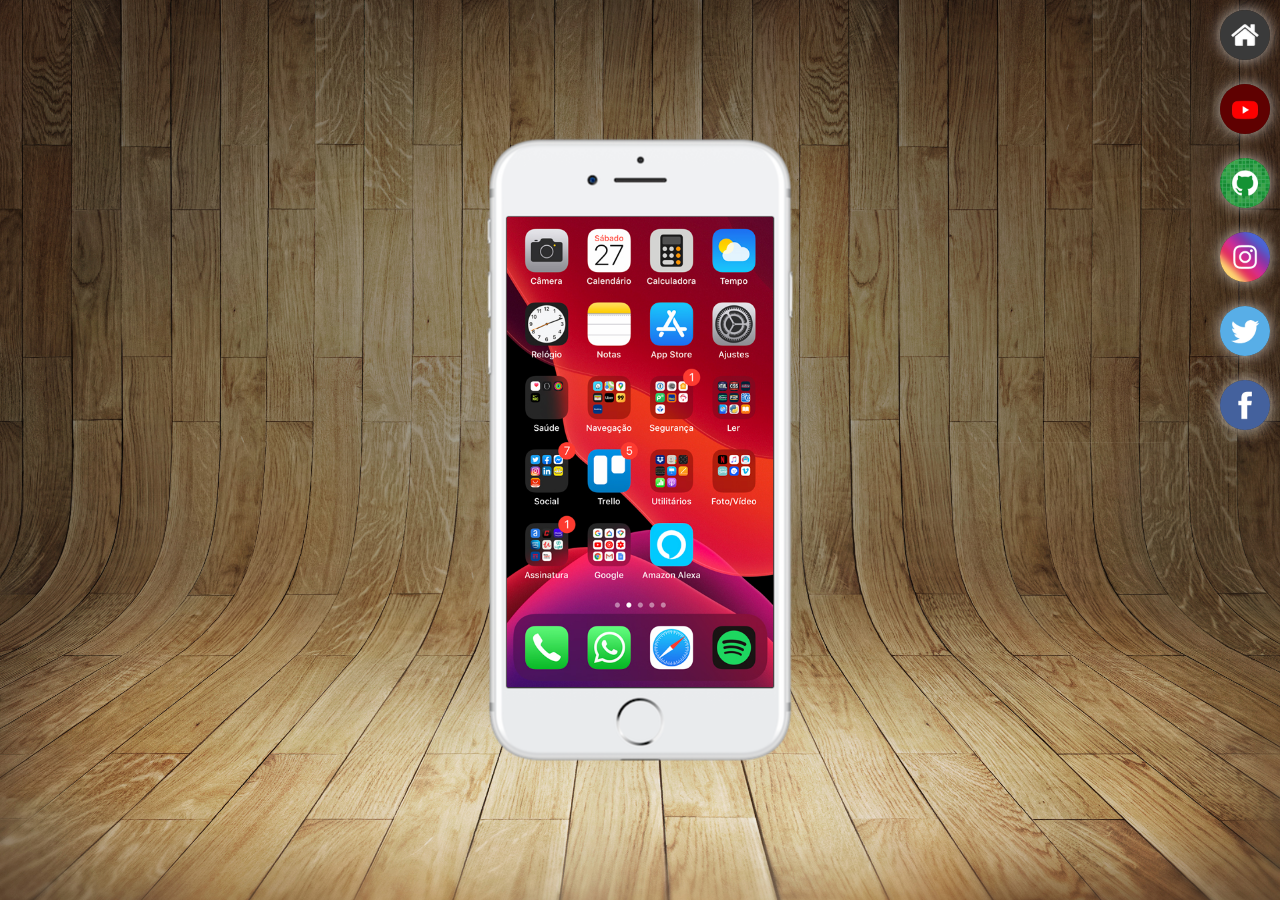
<file: index.html>
<!DOCTYPE html>
<html lang="en">
<head>
    <meta charset="UTF-8">
    <meta http-equiv="X-UA-Compatible" content="IE=edge">
    <meta name="viewport" content="width=device-width, initial-scale=1.0">
    <link rel="shortcut icon" href="favicon.ico" type="image/x-icon">
    <link rel="stylesheet" href="style.css">
    <title>Projeto Redes Sociais</title>
</head>
<body>
    <main>
        <section id="iphone">
            <iframe id="tela" name="tela" src="home.html" frameborder="0"></iframe>
        </section> 

        <section id="redes">
            <a href="file:///C:/Users/Pablo/Documents/Estudos/projeto-social/home.html" target="tela"><img src="imagens/logo-home.jpg" alt=""></a><br>
            <a href="youtube.html" target="tela"><img src="imagens/logo-youtube.jpg" alt=""></a><br>
            <a href="git.html" target="tela"><img src="imagens/logo-github.jpg" alt=""></a><br>
            <a href="instagram.html" target="tela"><img src="imagens/logo-instagram.jpg" alt=""></a><br>
            <a href="twitter.html" target="tela"><img src="imagens/logo-twitter.jpg" alt=""></a><br>
            <a href="file:///C:/Users/Pablo/Documents/Estudos/projeto-social/face.html" target="tela"><img src="imagens/logo-facebook.jpg" alt=""></a>
        </section>
    </main>
</body>
</html>
</file>
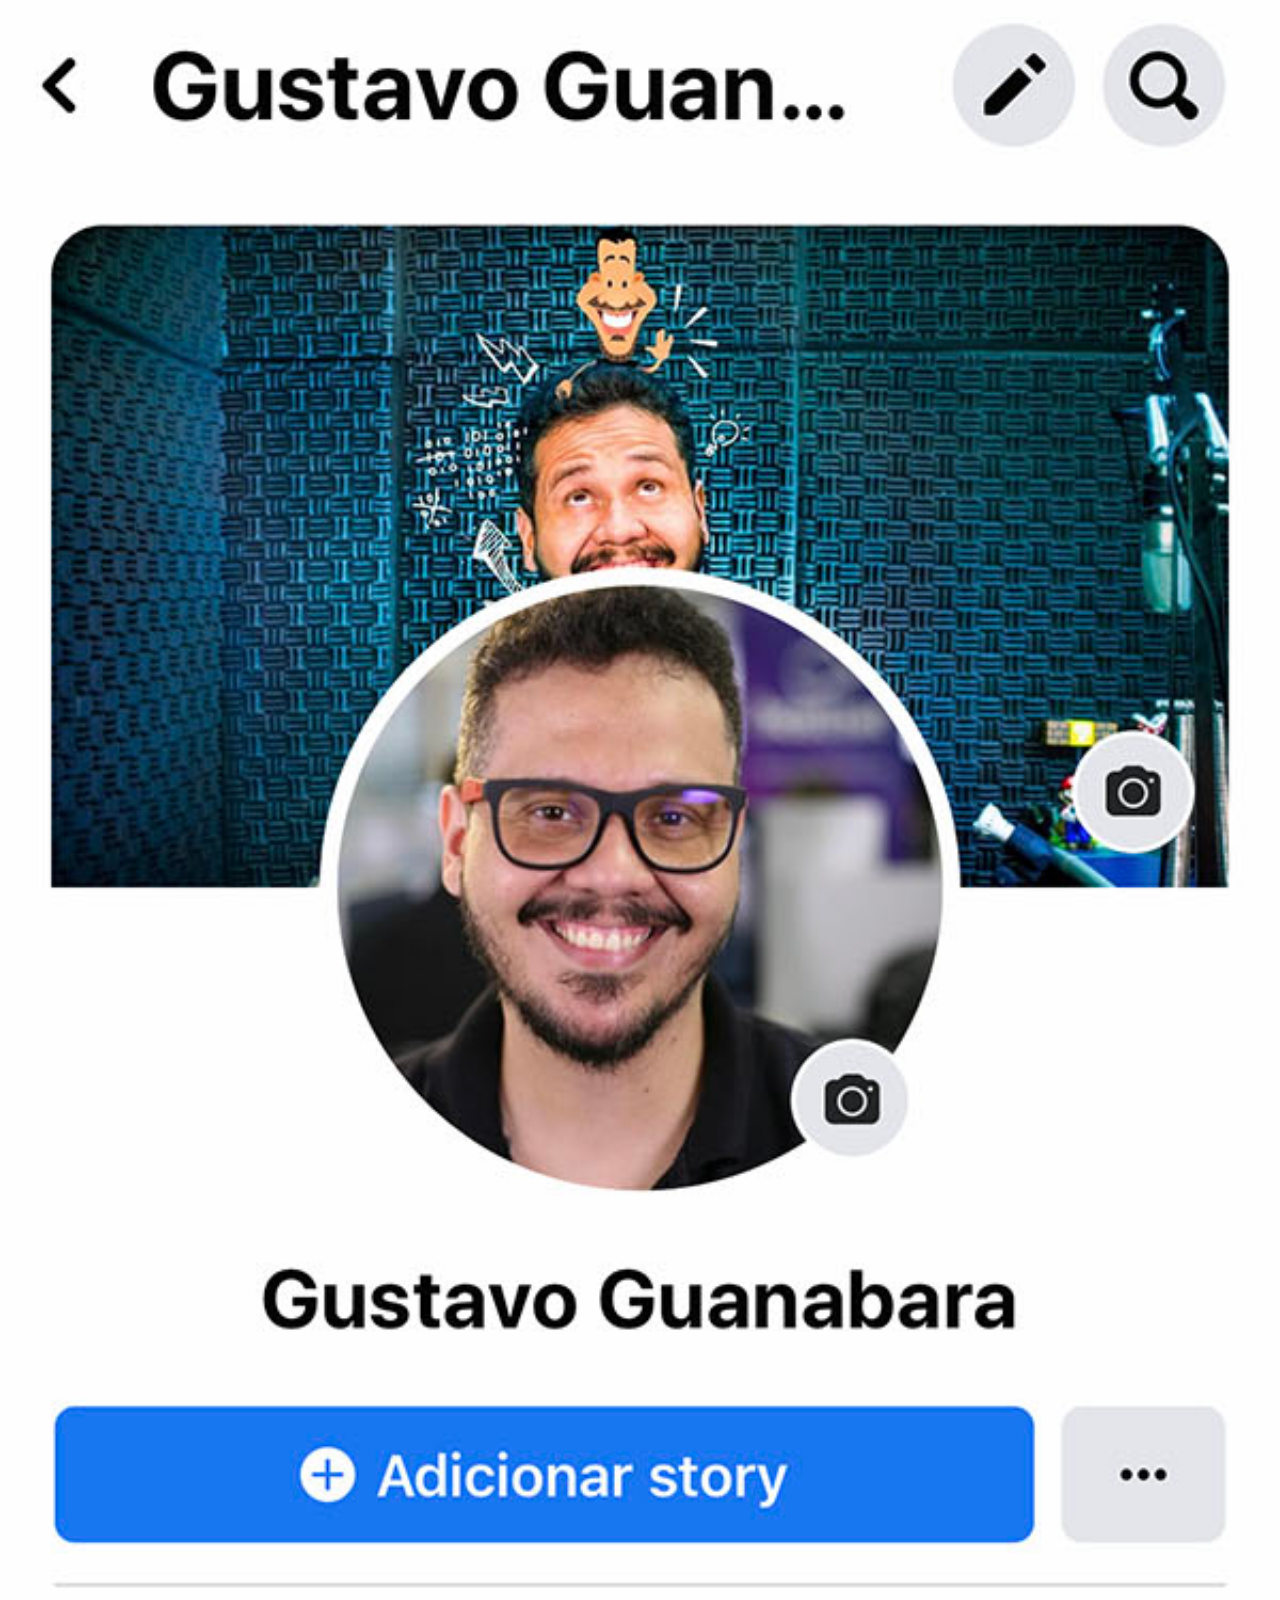
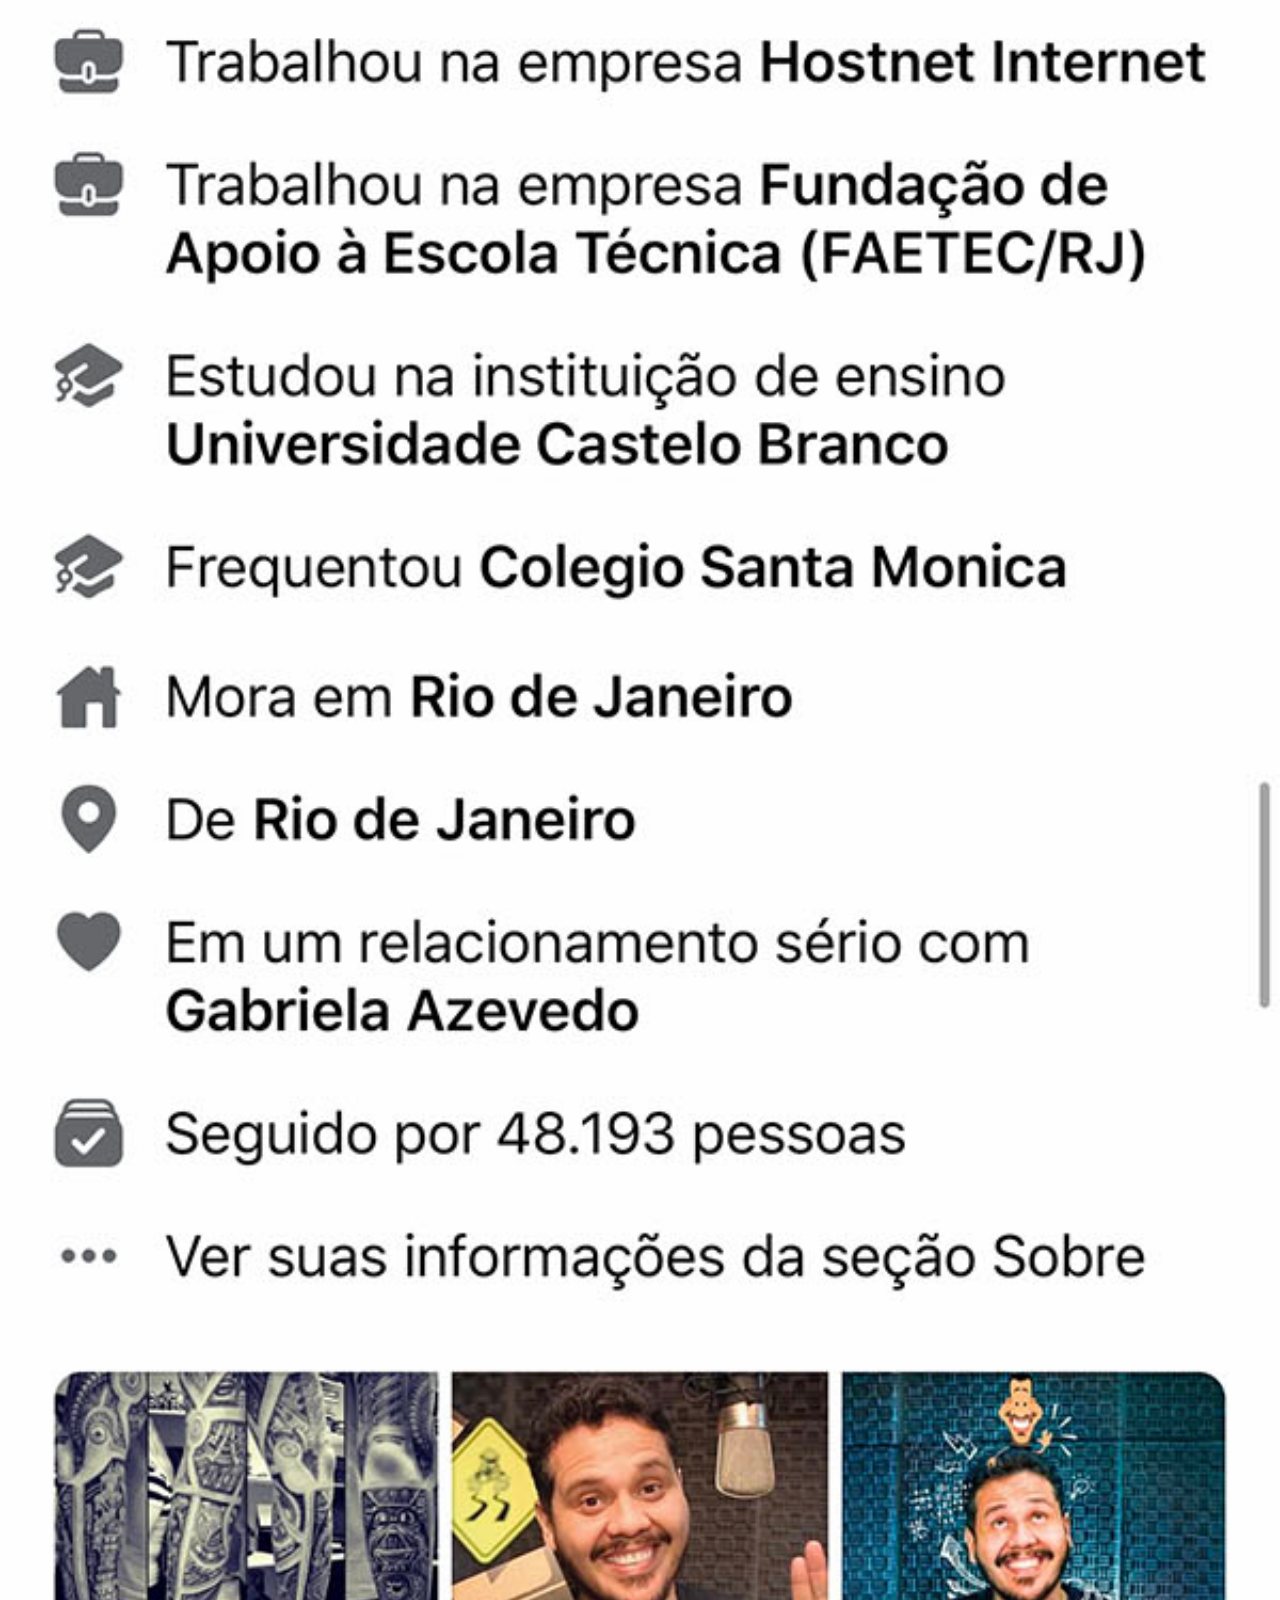
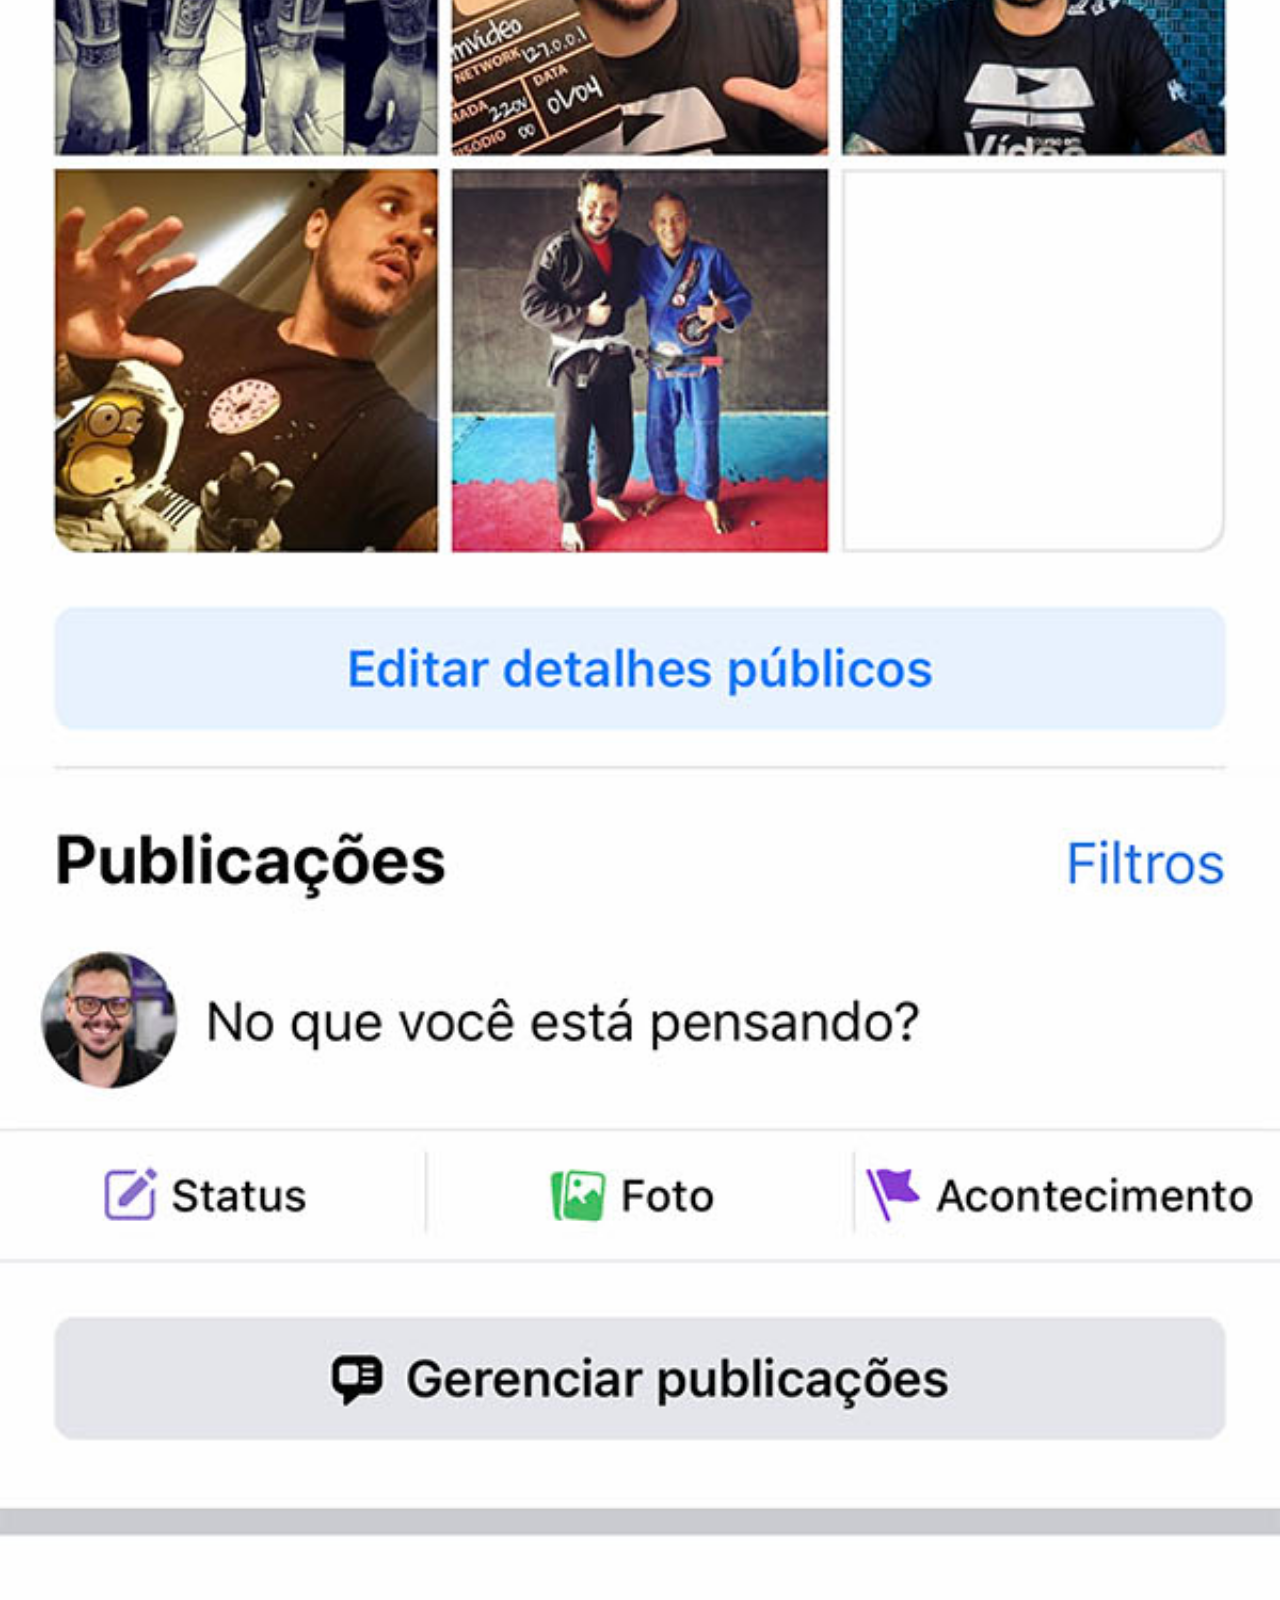
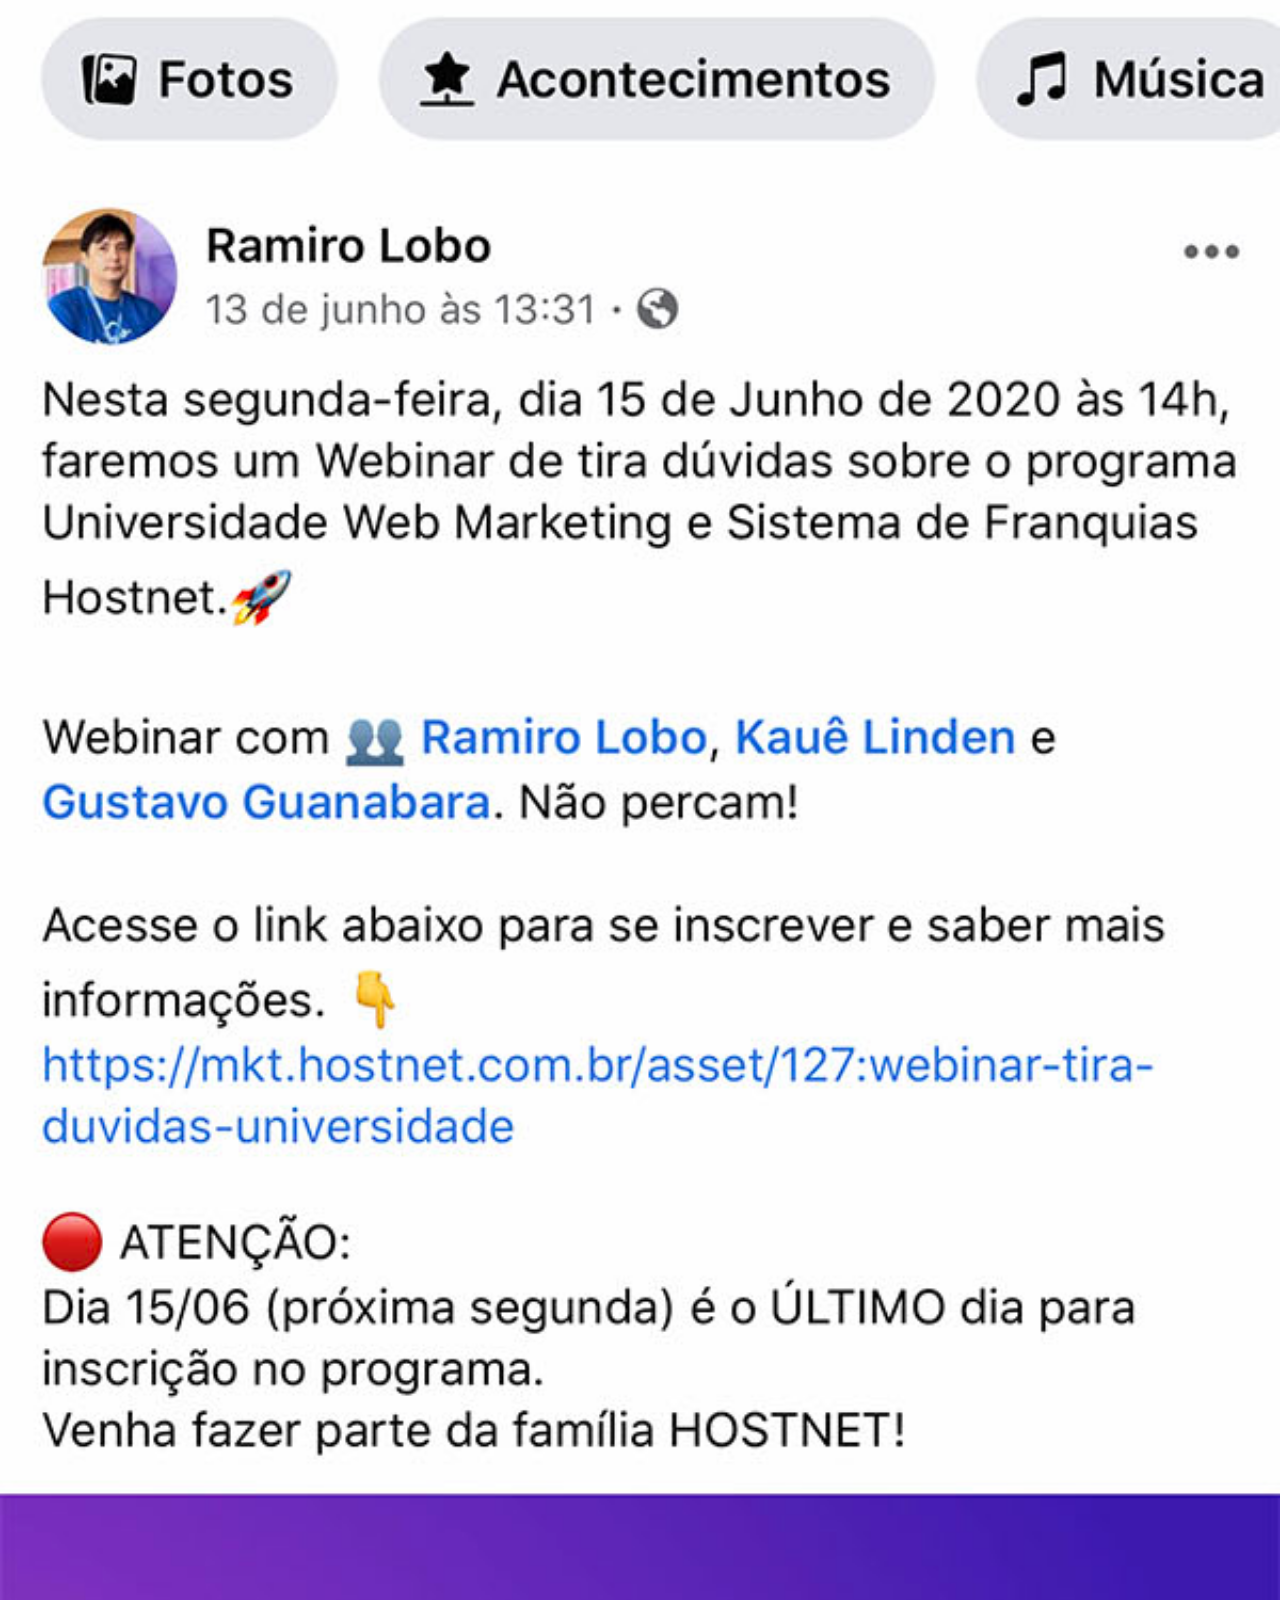
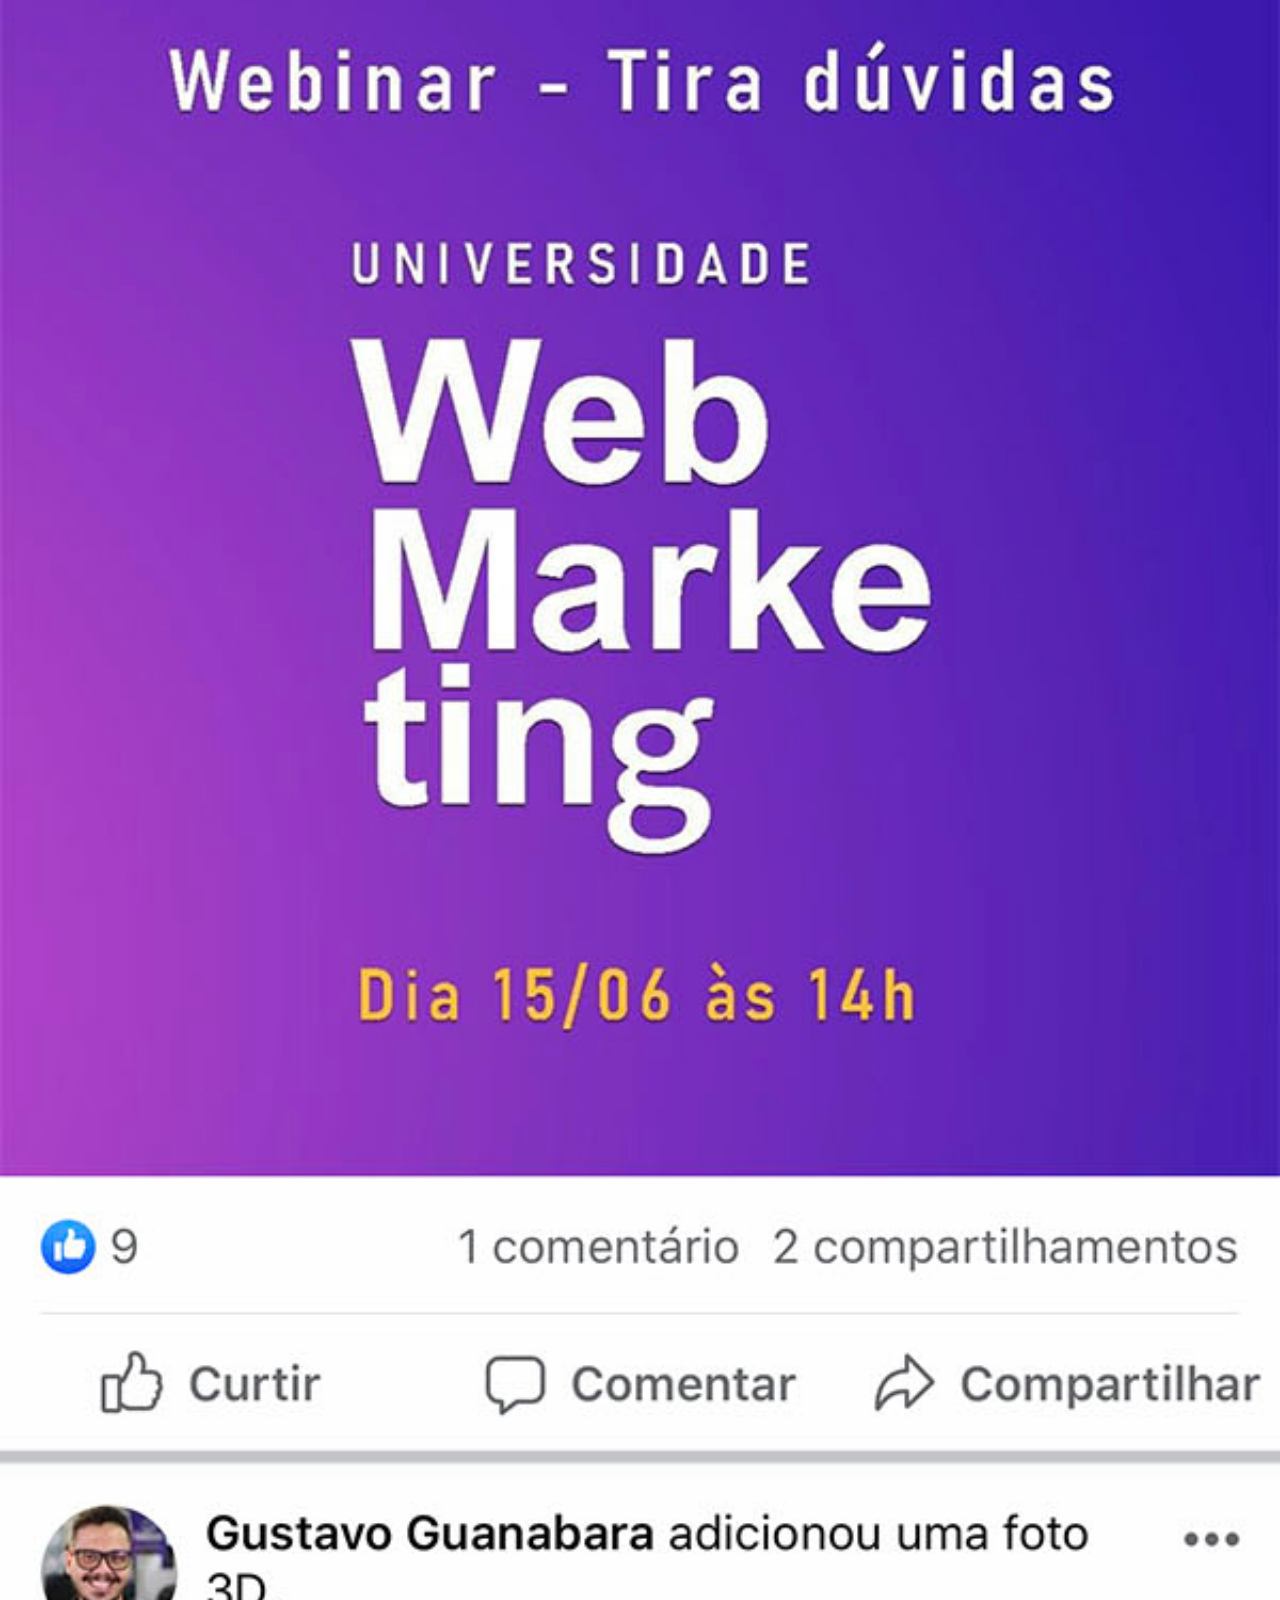
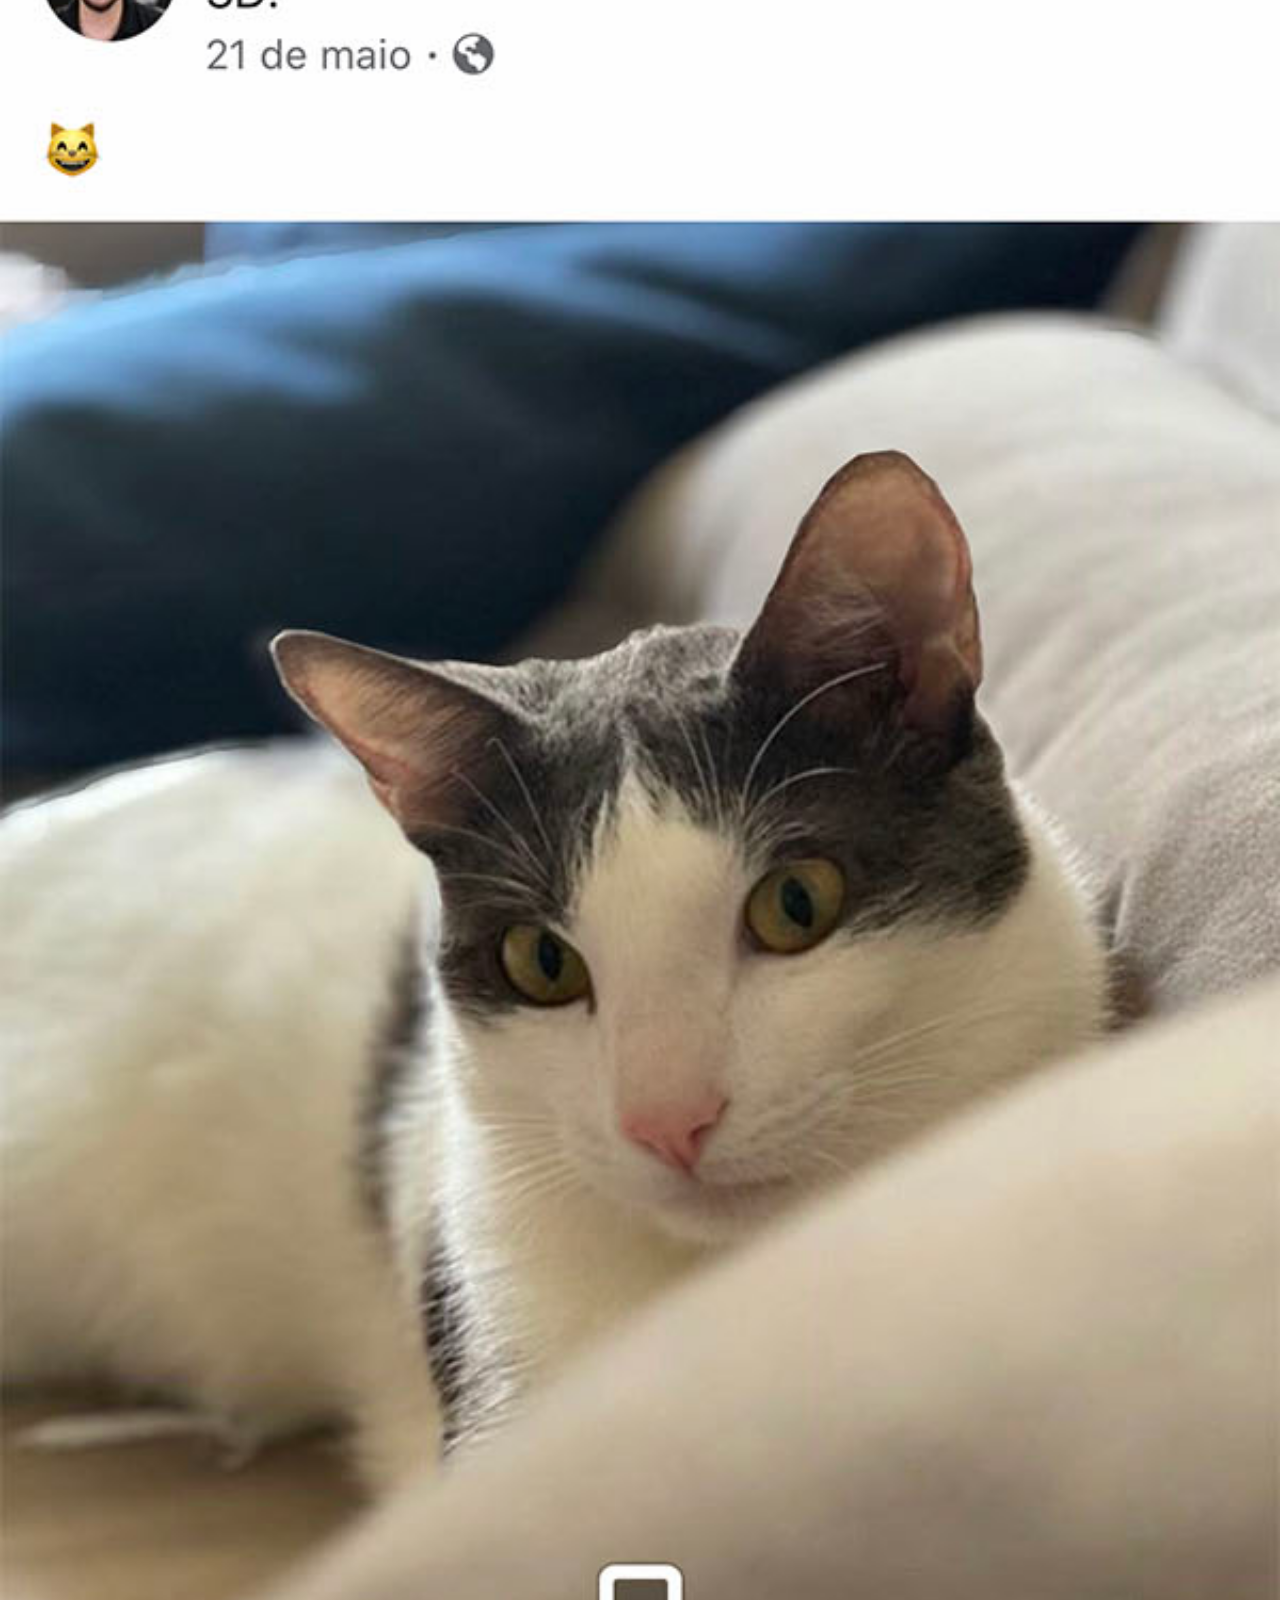
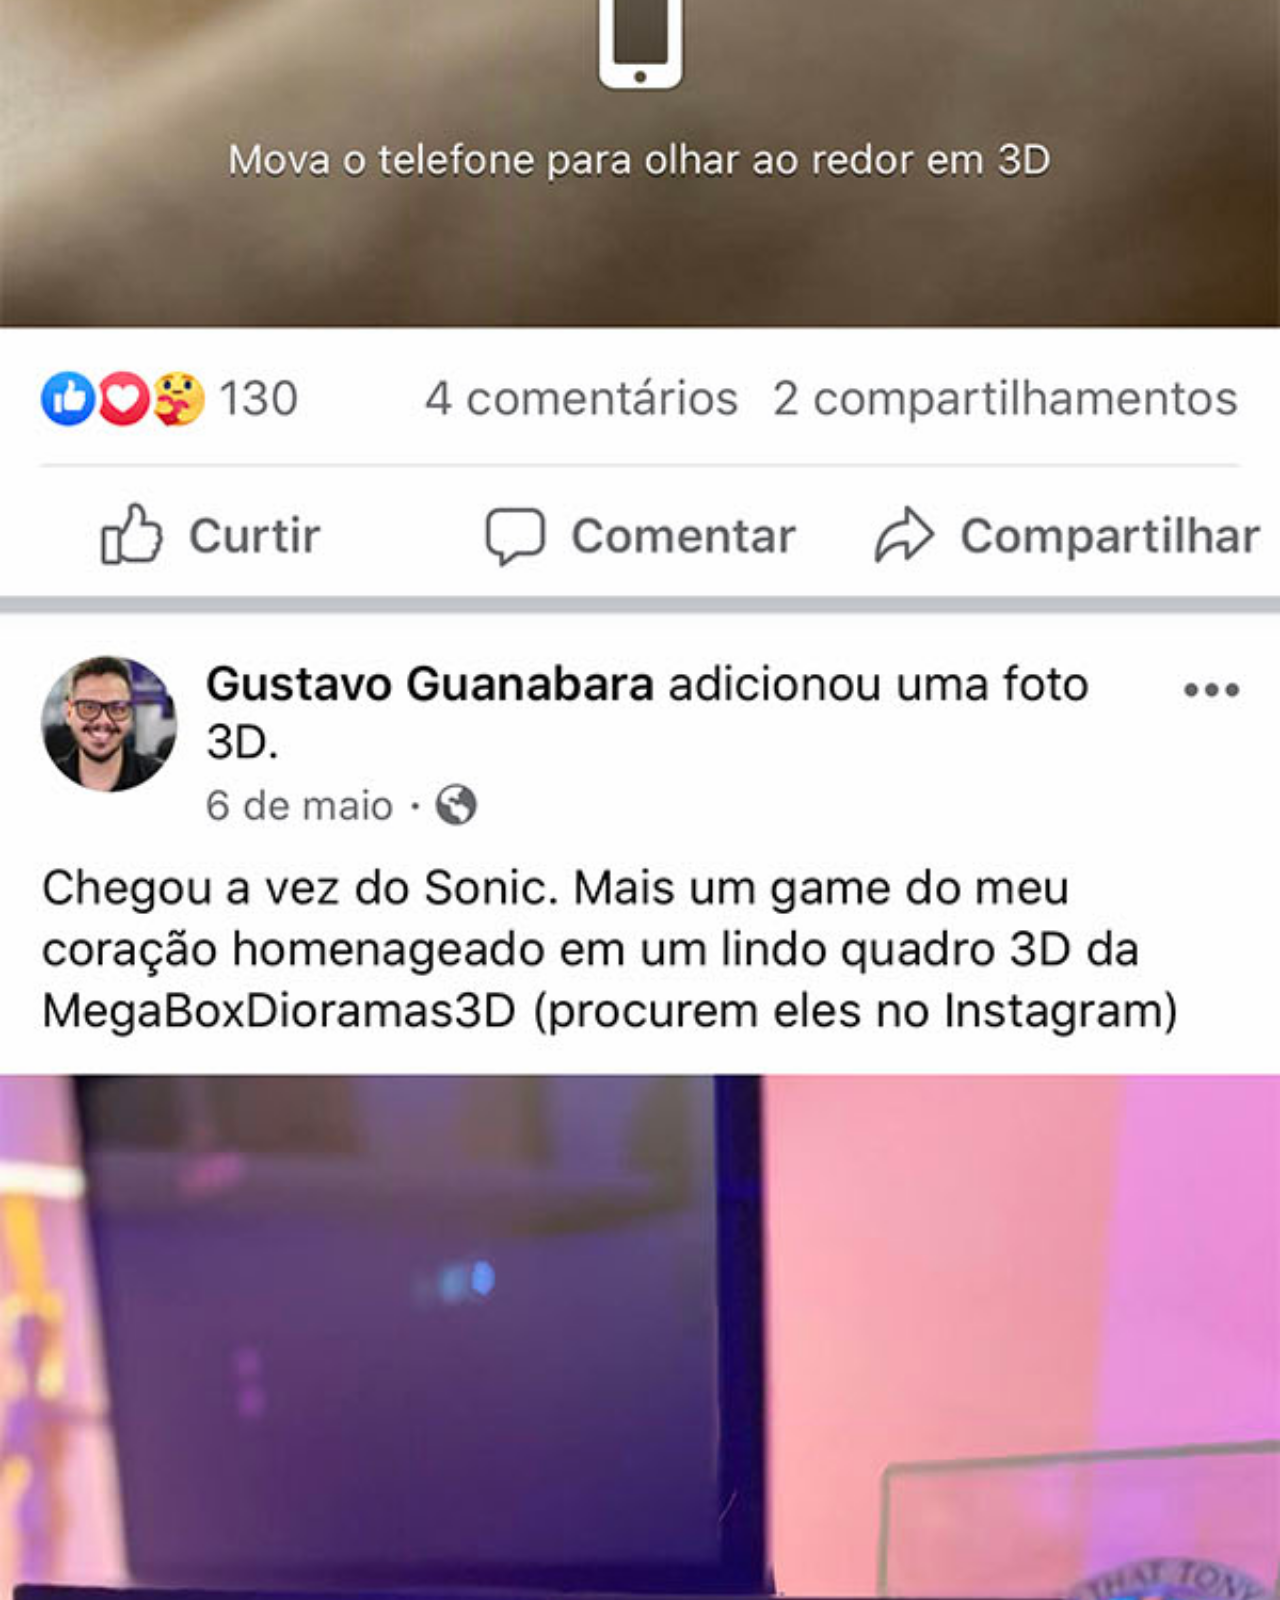
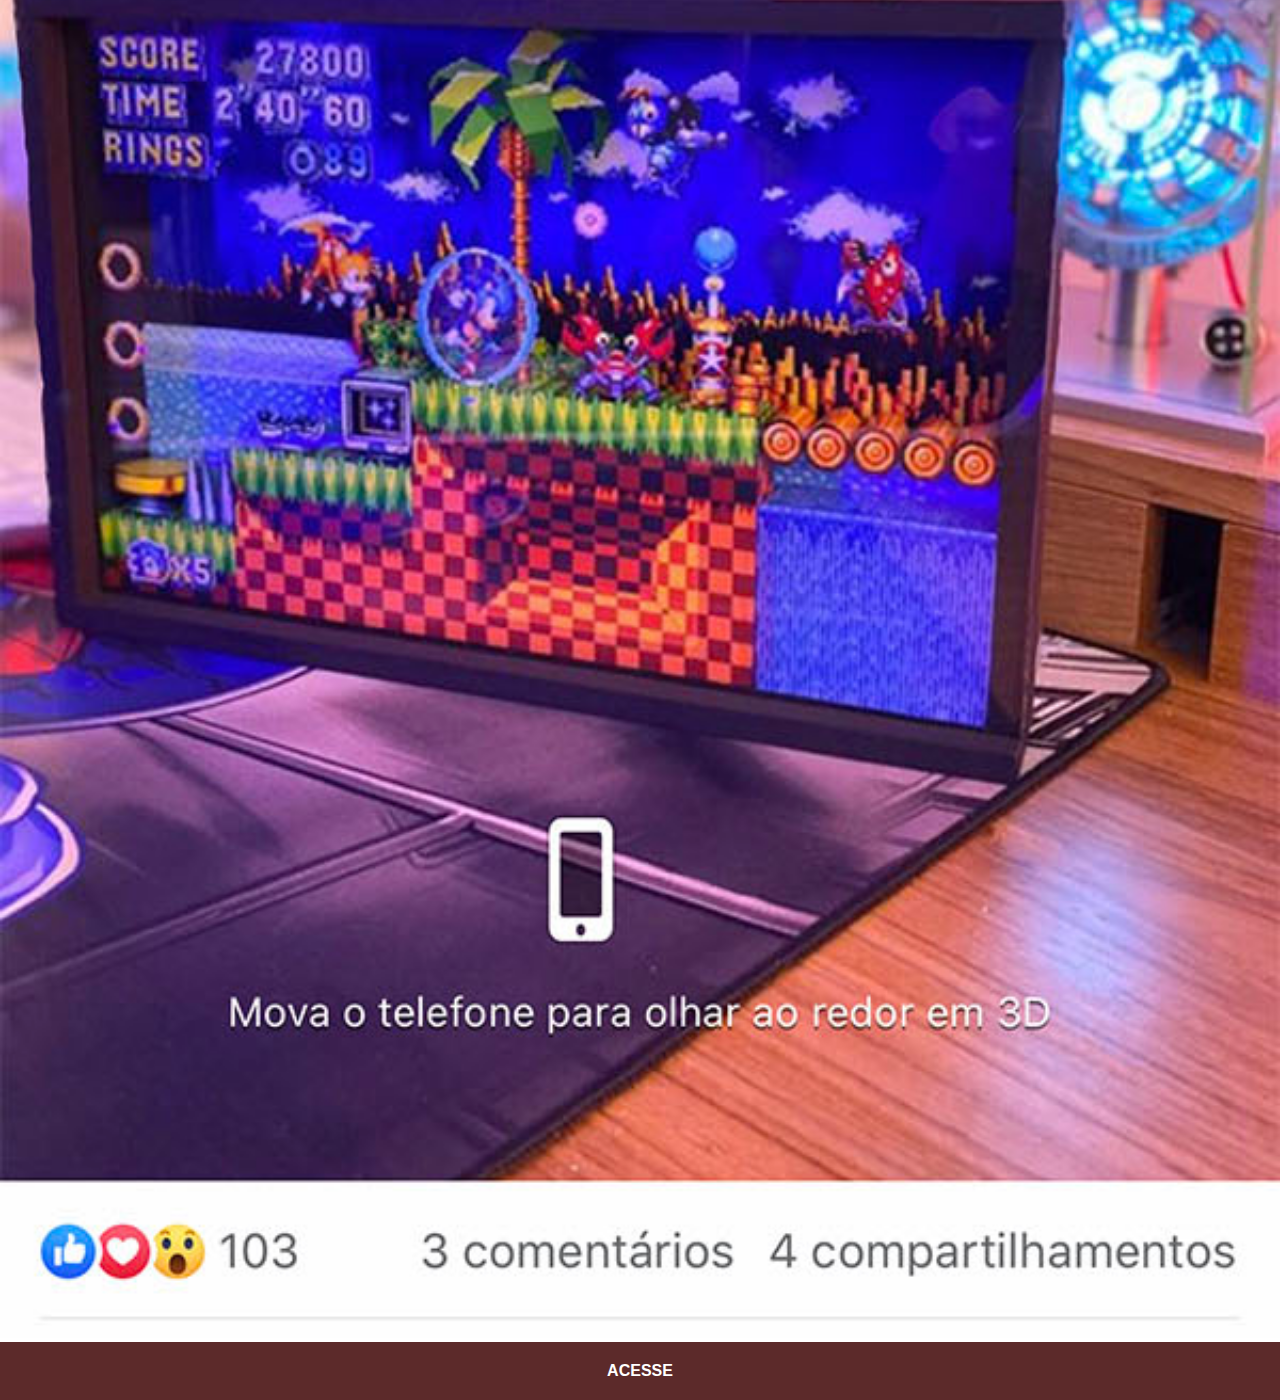
<file: face.html>
<!DOCTYPE html>
<html lang="pt-br">
<head>
    <meta charset="UTF-8">
    <meta http-equiv="X-UA-Compatible" content="IE=edge">
    <meta name="viewport" content="width=device-width, initial-scale=1.0">
    <link rel="stylesheet" href="redes.css">
    <title>face</title>
    
</head>
<body>
    <img src="imagens/tela-facebook.jpg" alt="face">
    <a href="https://pt-br.facebook.com/gustavoguanabara/" target="_blank">ACESSE</a>
</body>
</html>
</file>
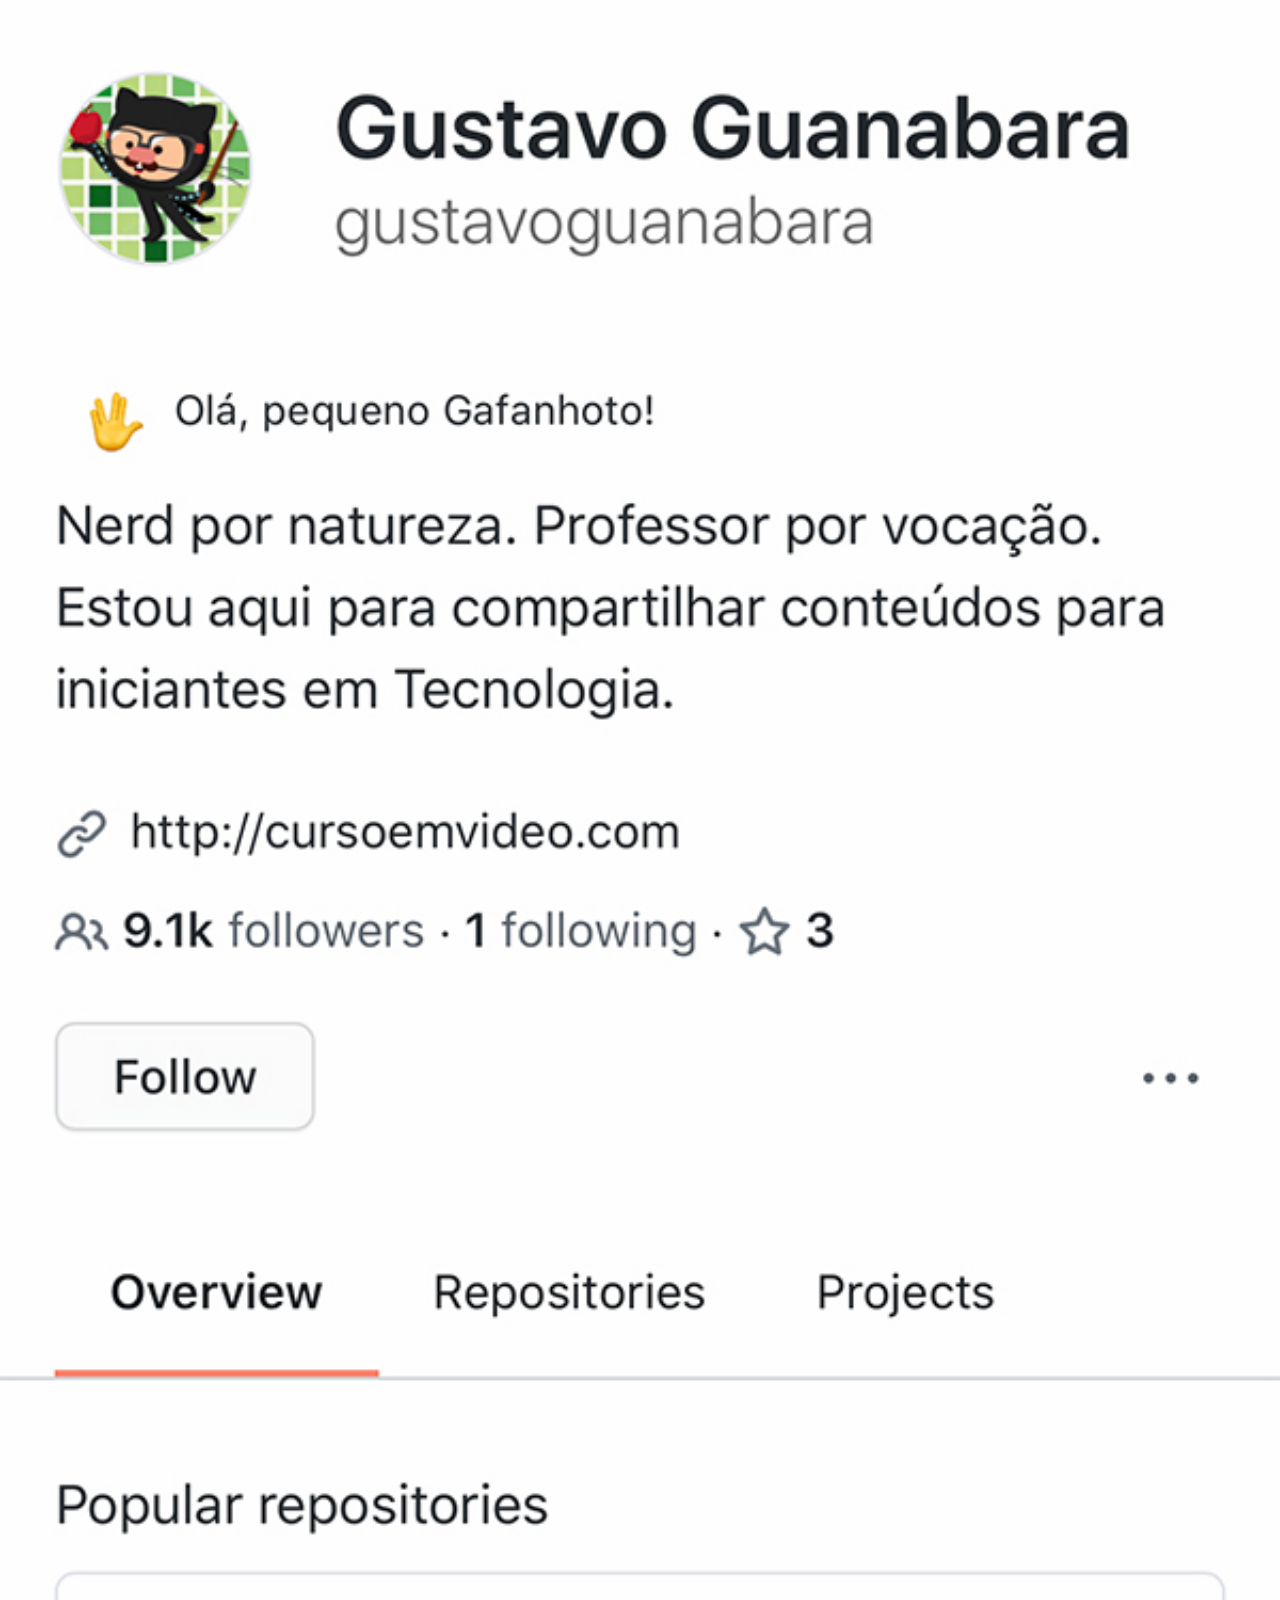
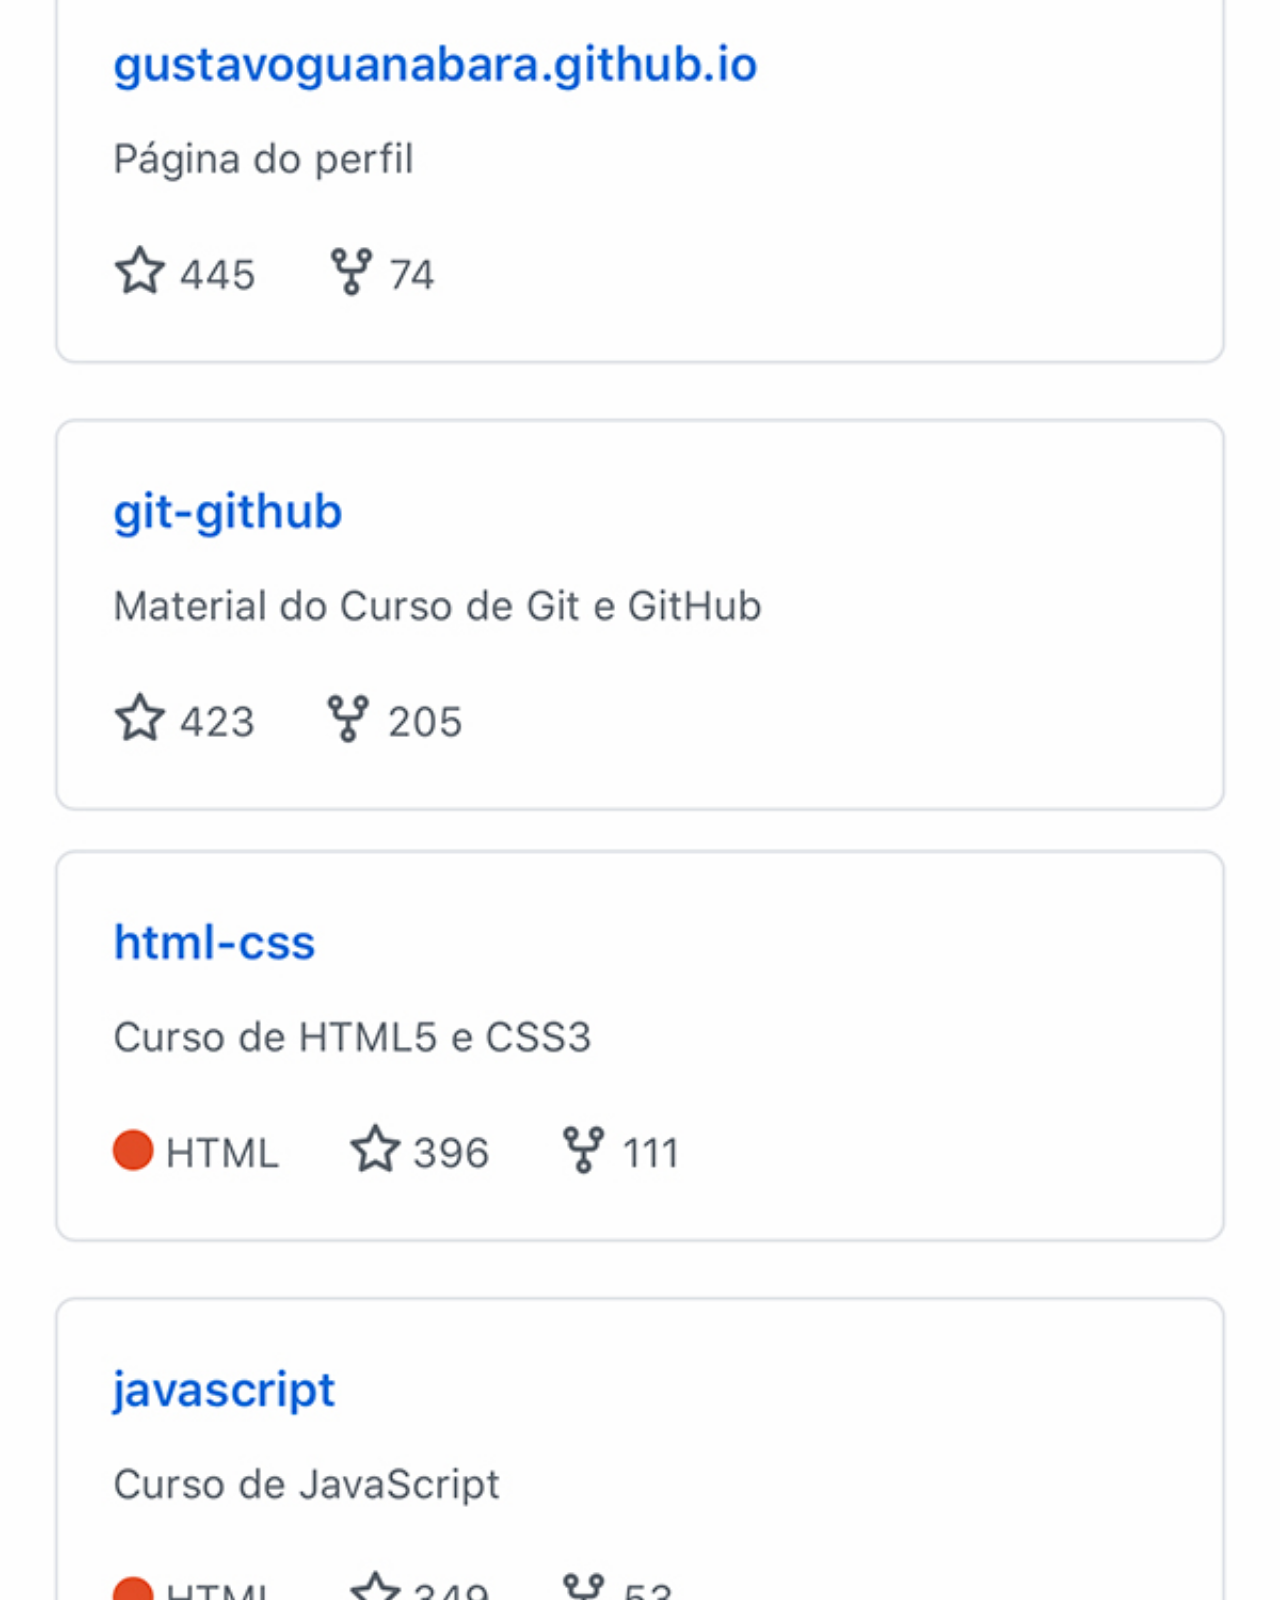
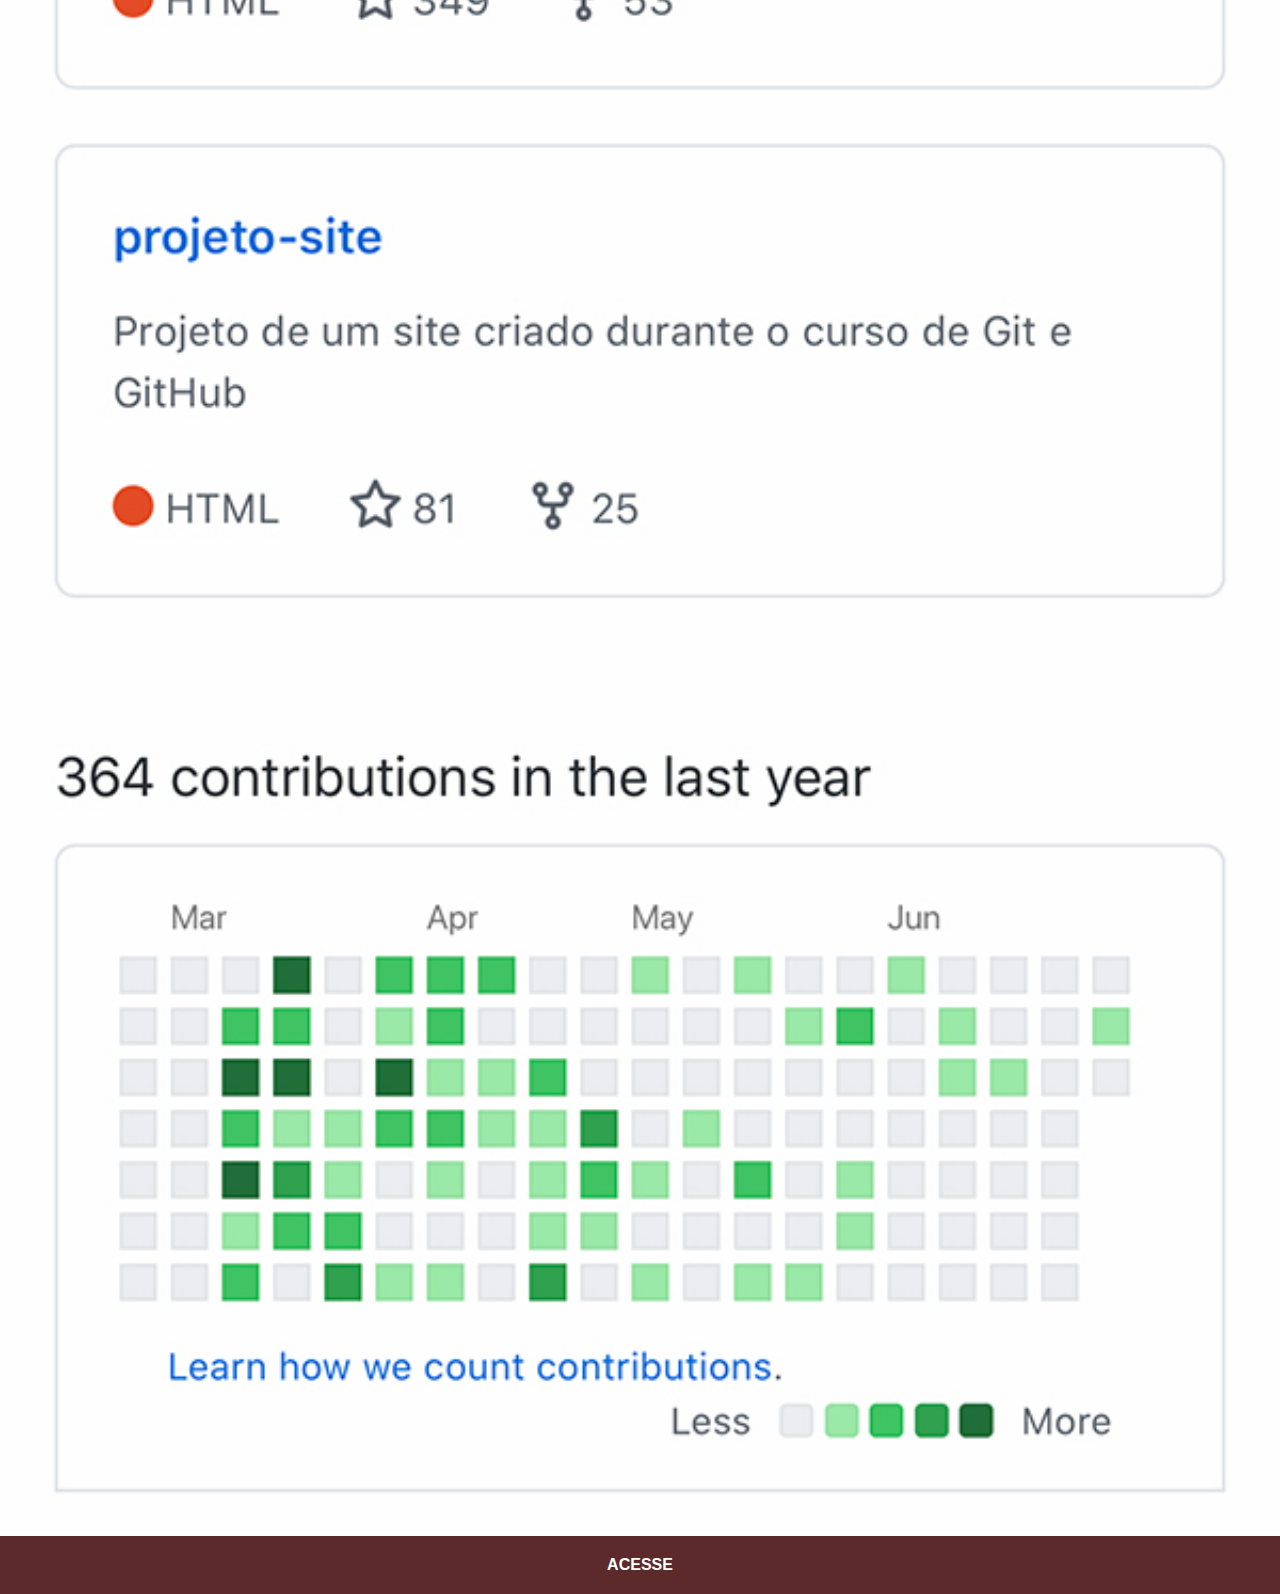
<file: git.html>
<!DOCTYPE html>
<html lang="pt-br">
<head>
    <meta charset="UTF-8">
    <meta http-equiv="X-UA-Compatible" content="IE=edge">
    <meta name="viewport" content="width=device-width, initial-scale=1.0">
    <link rel="stylesheet" href="redes.css">
    <title>youtube</title>
    
</head>
<body>
    <img src="imagens/tela-github.jpg" alt="git">
    <a href="https://github.com/gustavoguanabara" target="_blank">ACESSE</a>
</body>
</html>
</file>
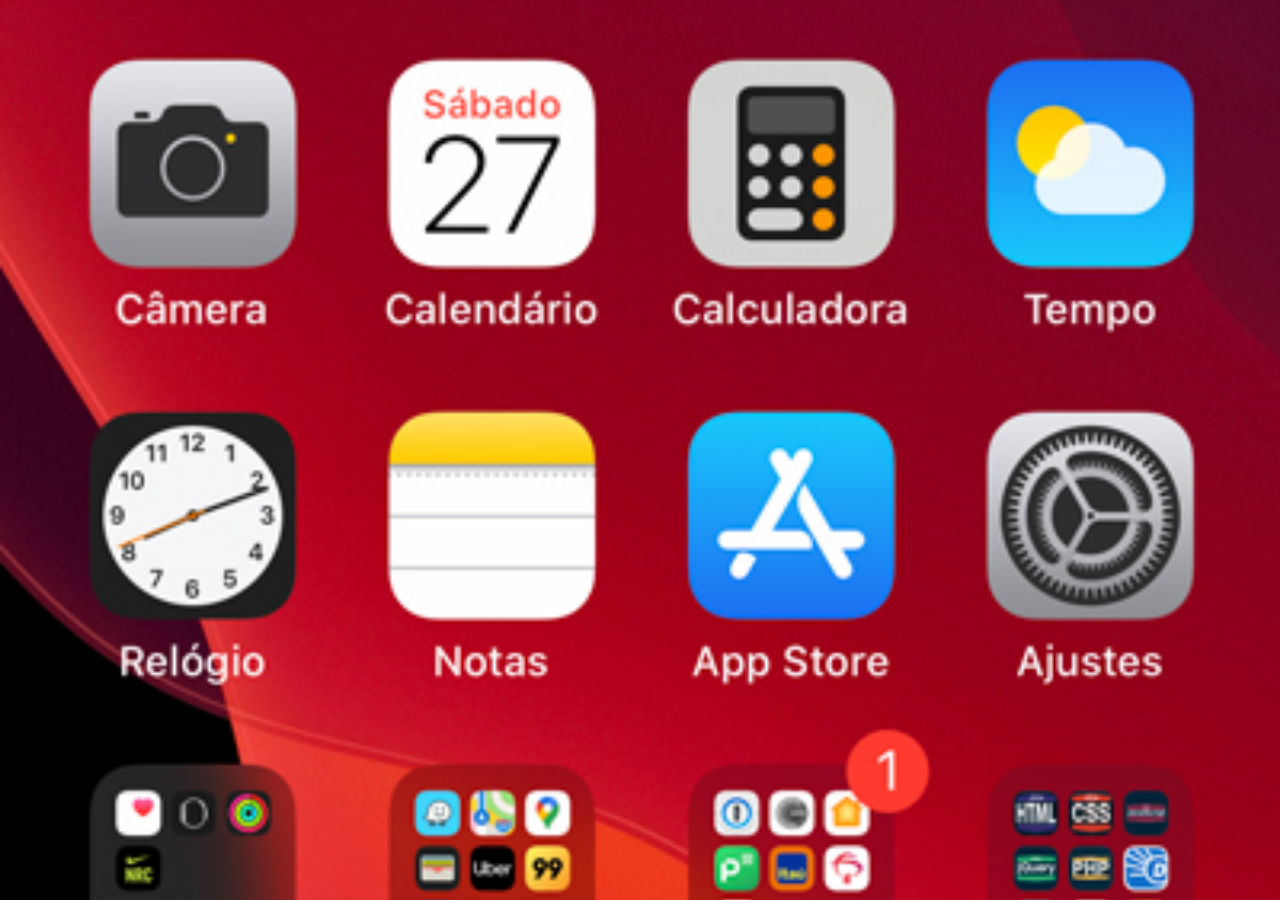
<file: home.html>
<!DOCTYPE html>
<html lang="pt-br">
<head>
    <meta charset="UTF-8">
    <meta http-equiv="X-UA-Compatible" content="IE=edge">
    <meta name="viewport" content="width=device-width, initial-scale=1.0">
    <title>HOME</title>
    <style>
        *{
            margin: 0px;
            padding: 0px;
        }

        body{
            width: 100vw;
            height: 100vh;
            background-image: url(imagens/tela-home.jpg);
            background-repeat: no-repeat;
            background-size: cover;
            background-position: top center;
            background-color: black;  
        }
    </style>
</head>
<body>
    
</body>
</html>
</file>
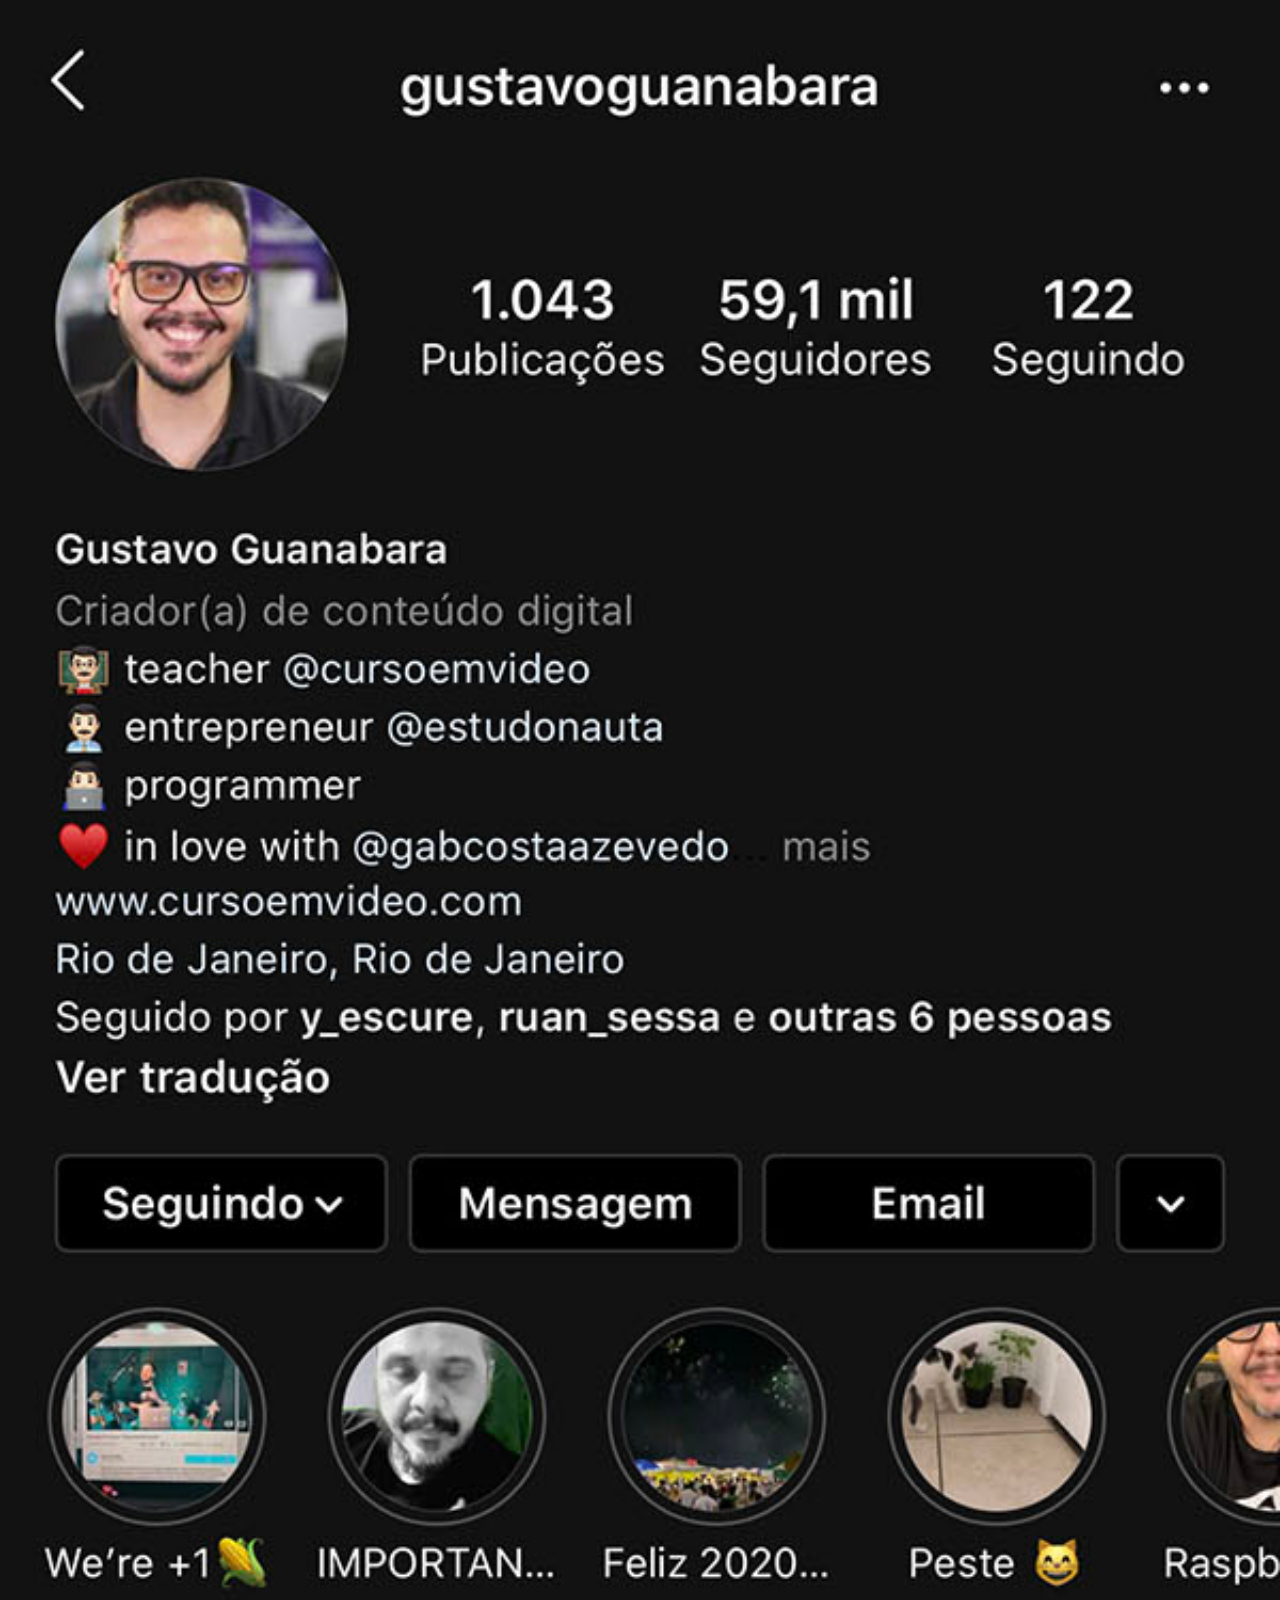
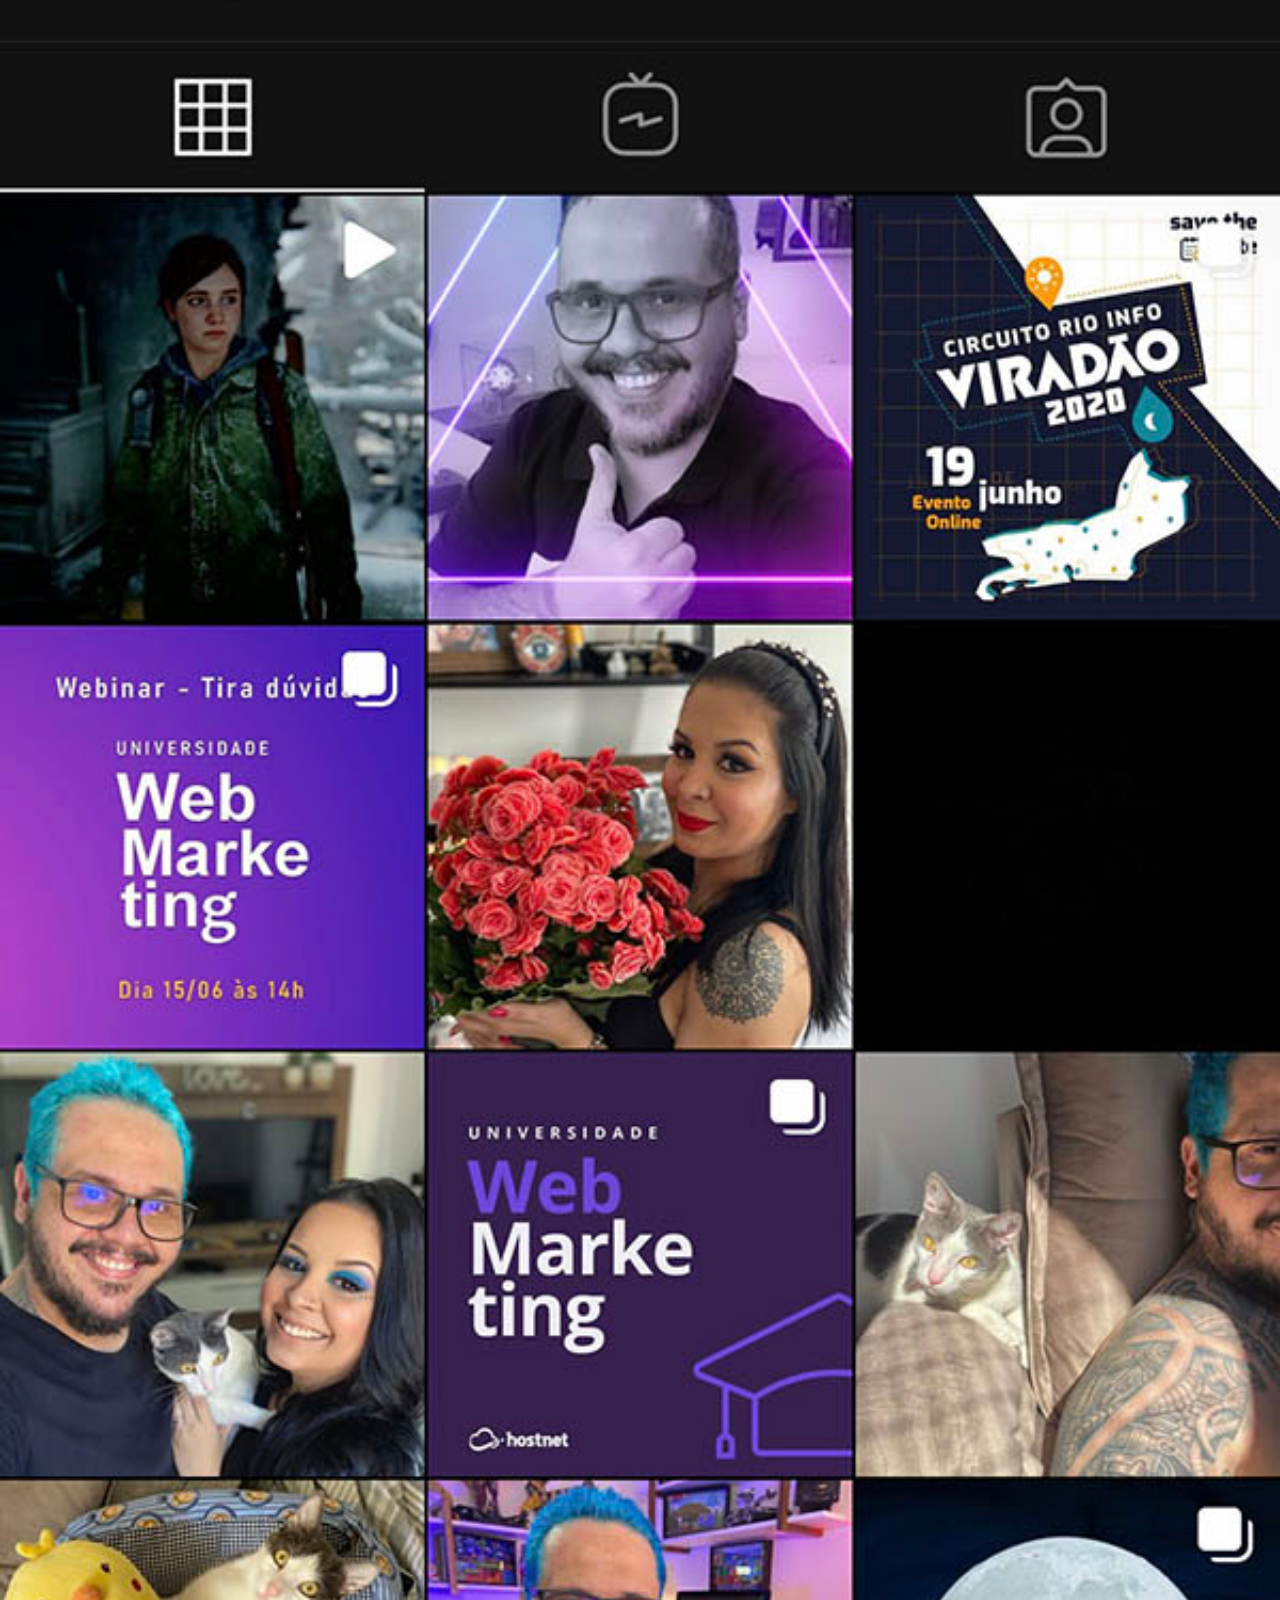
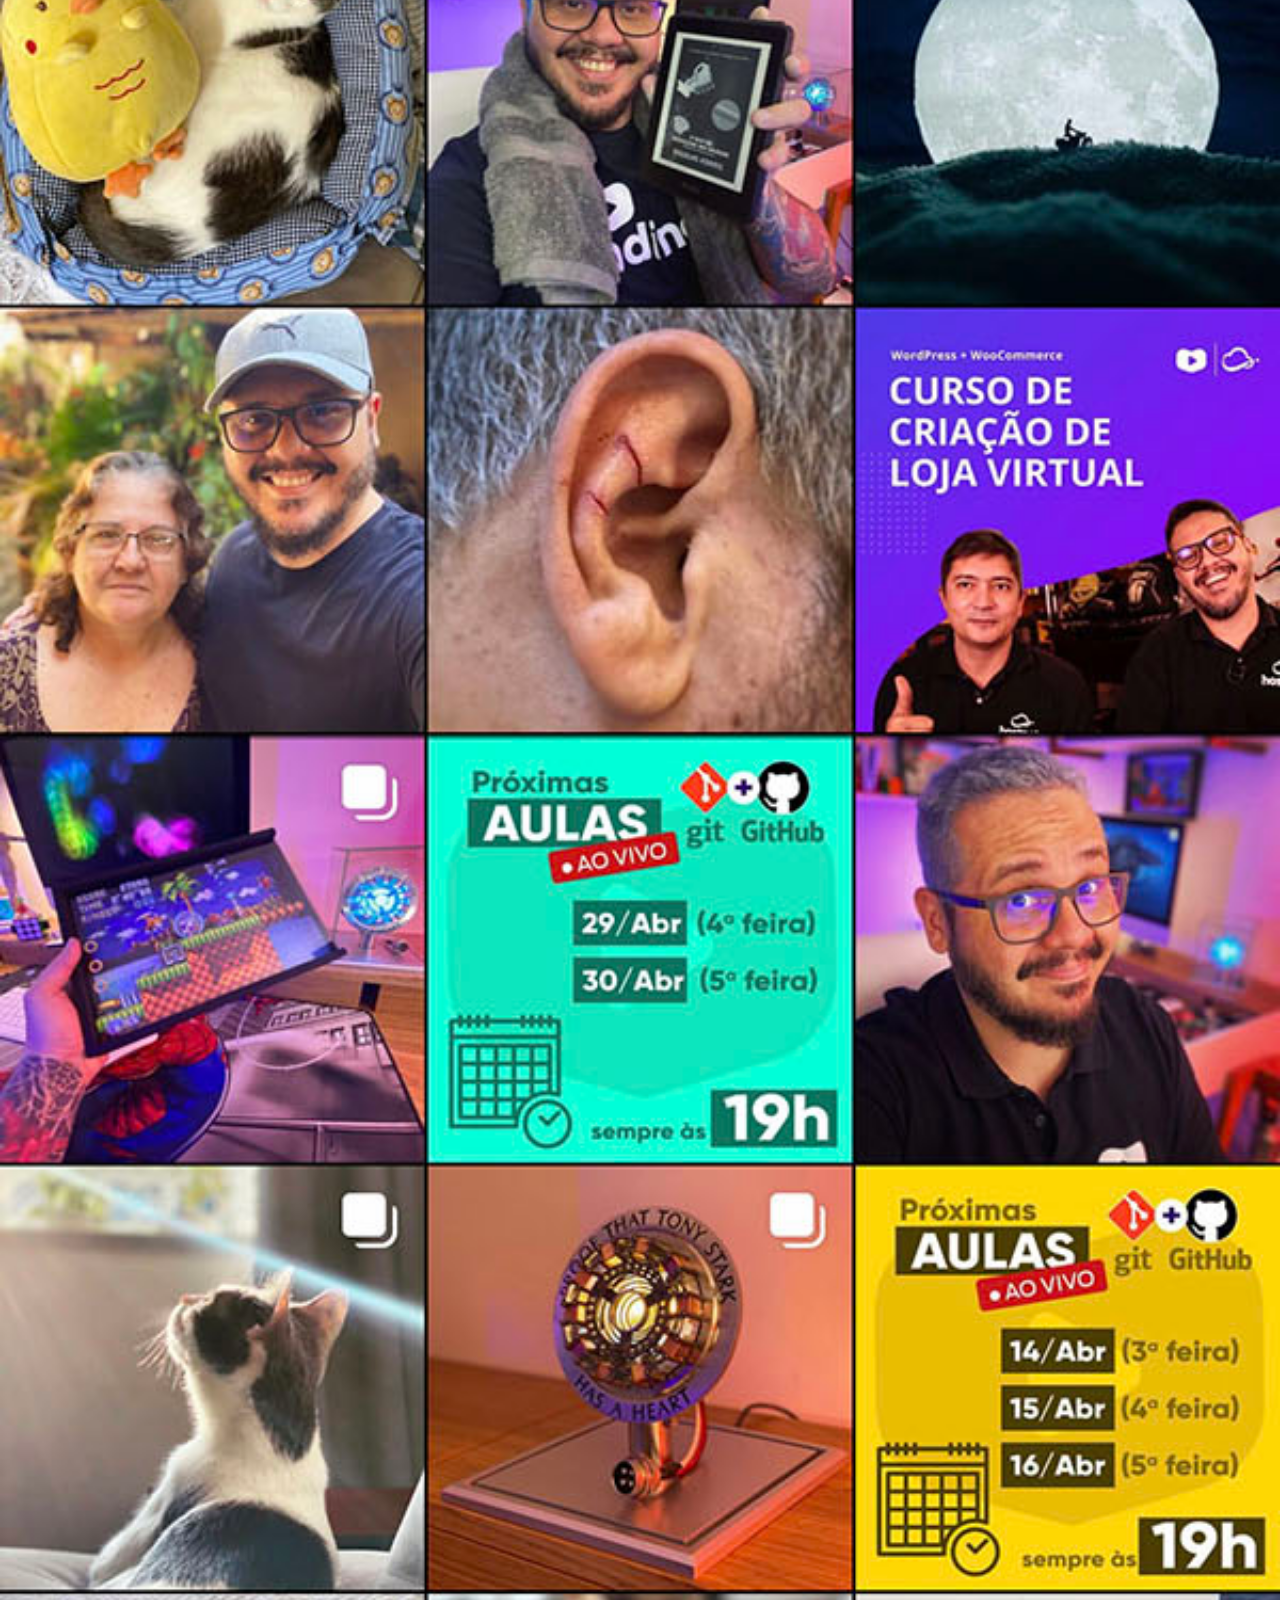
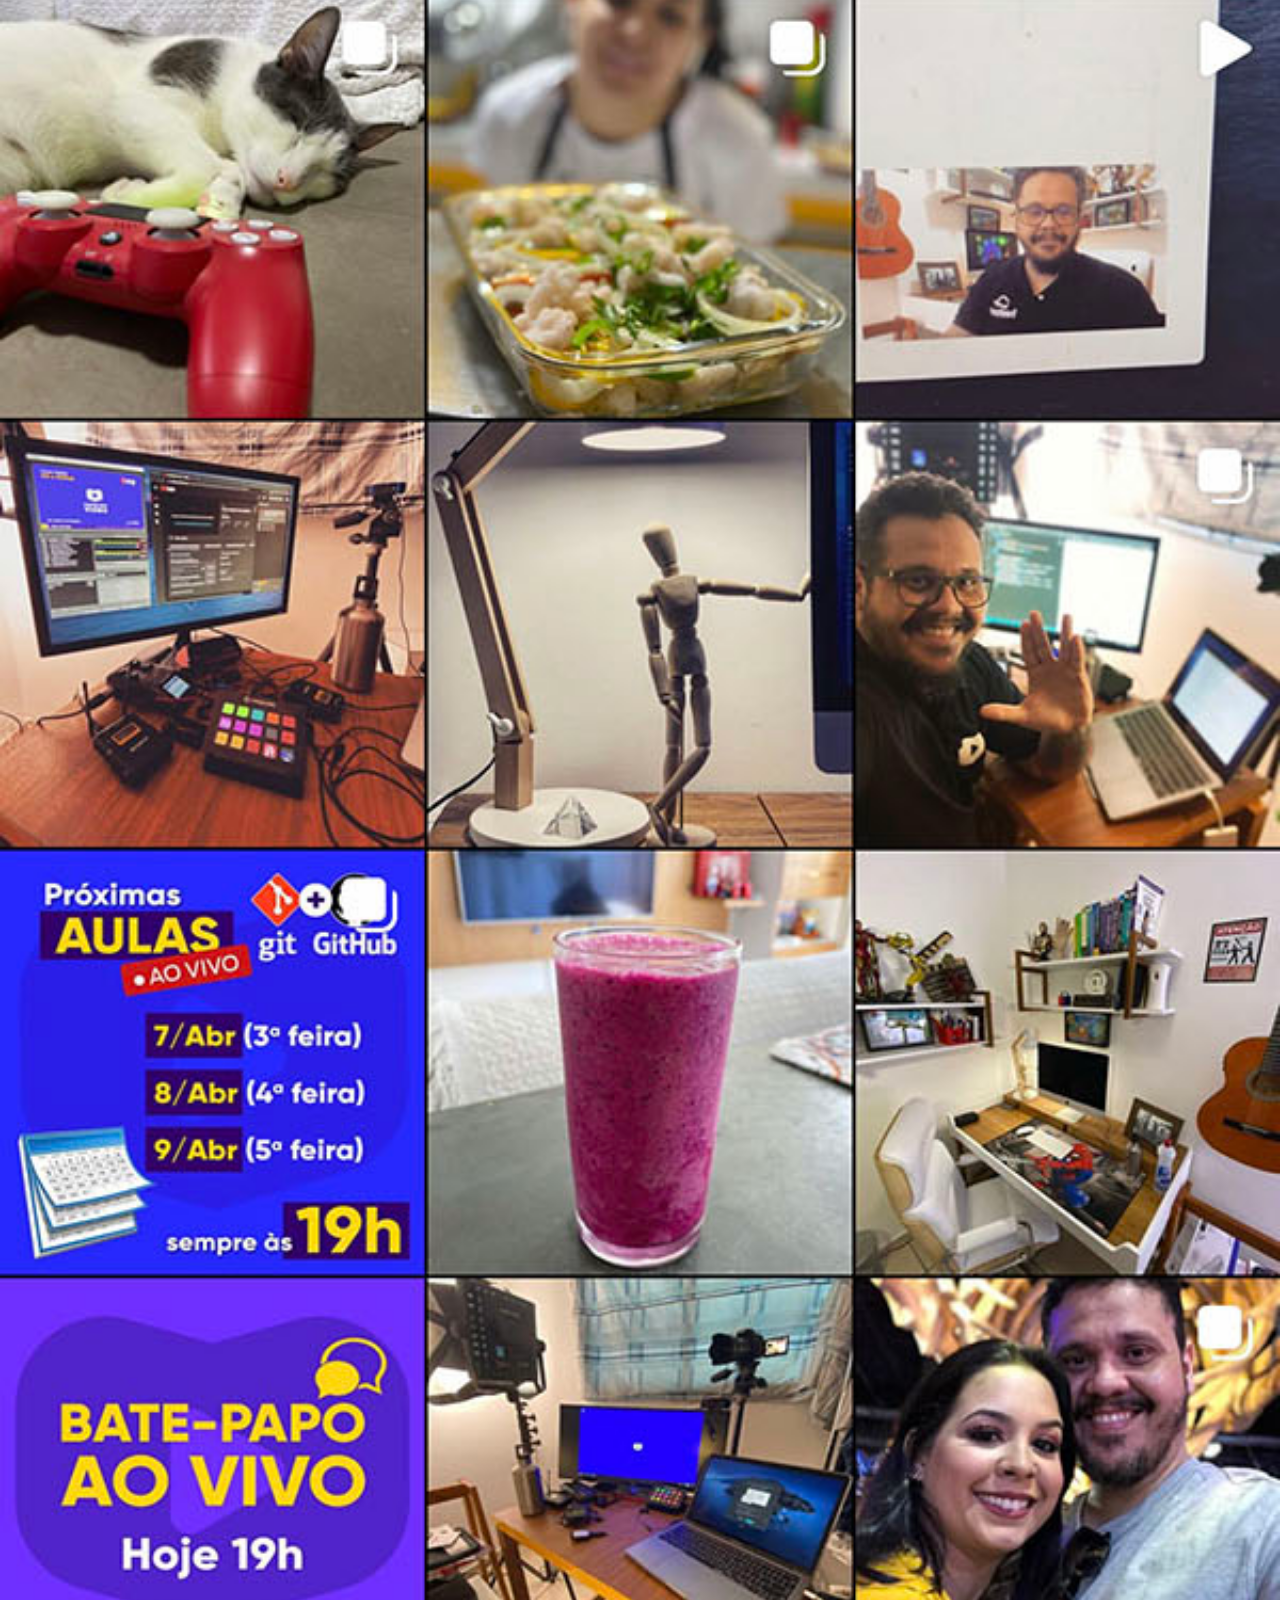
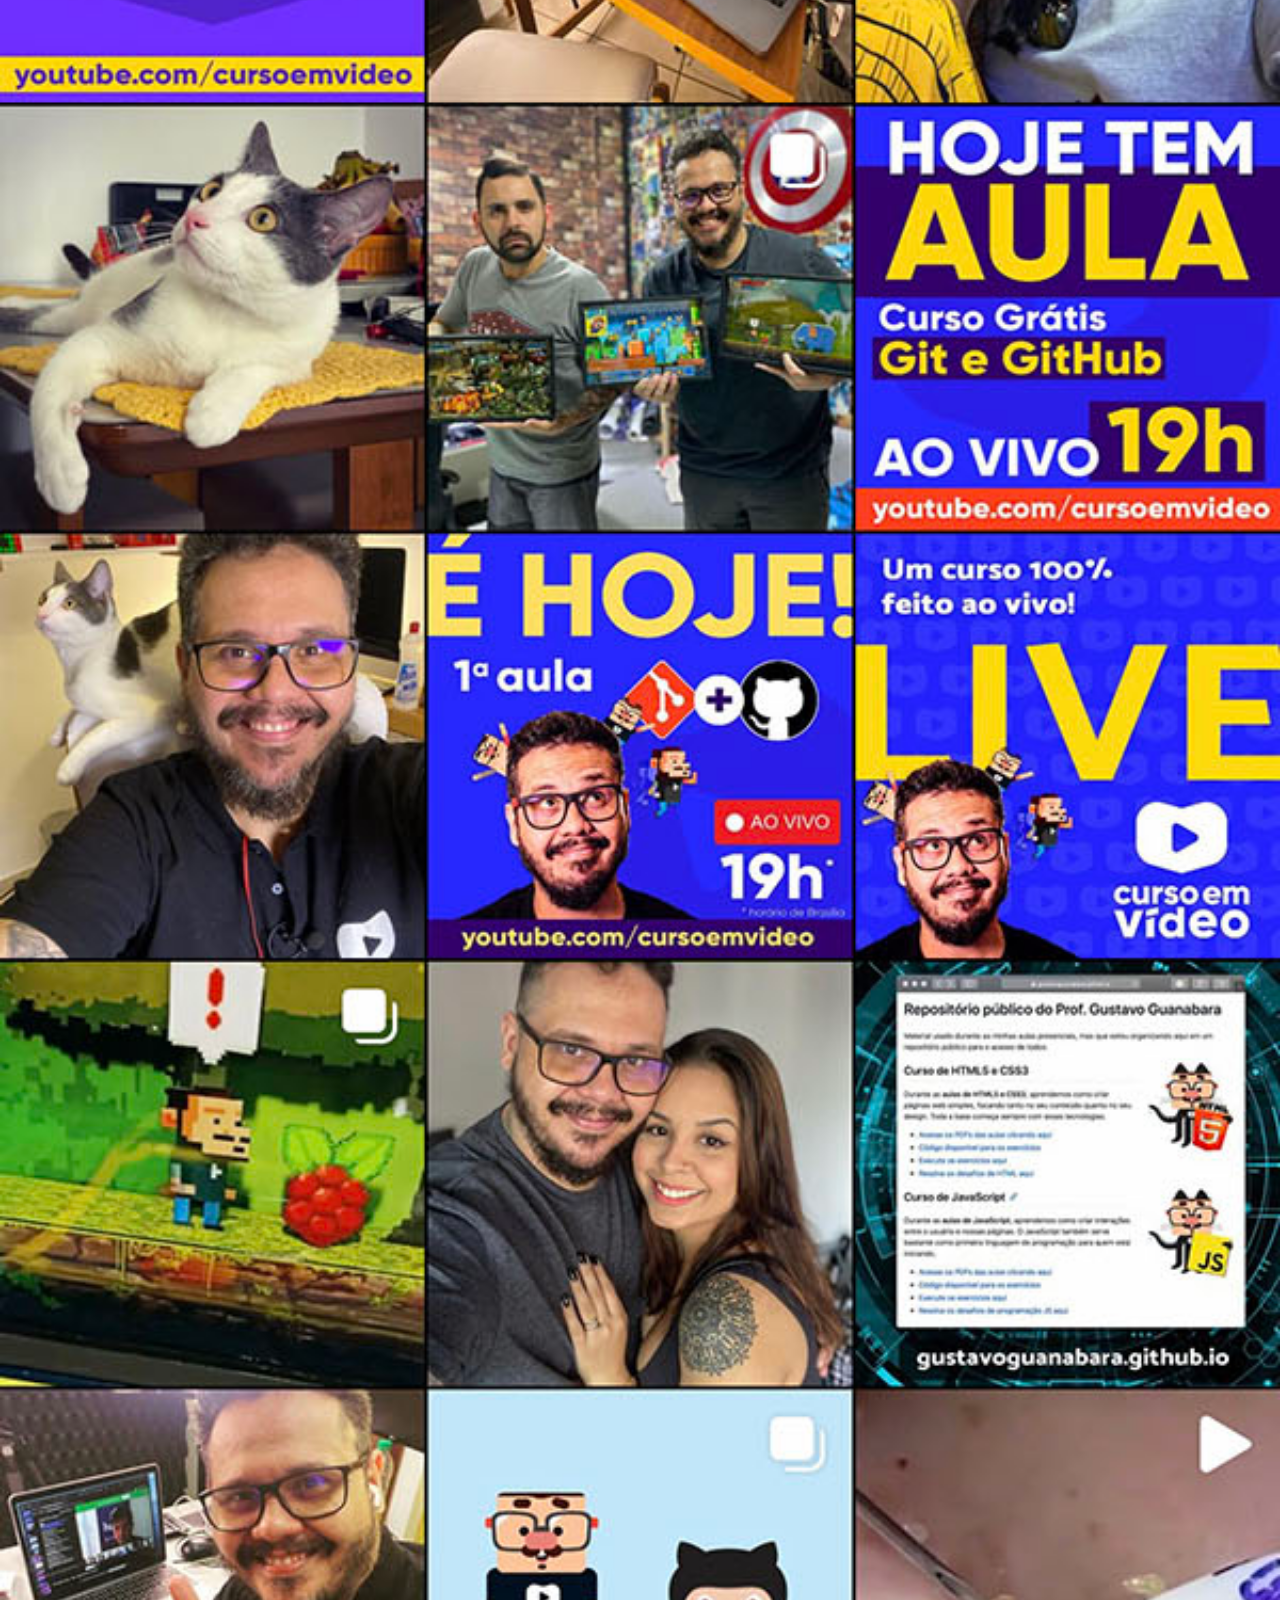
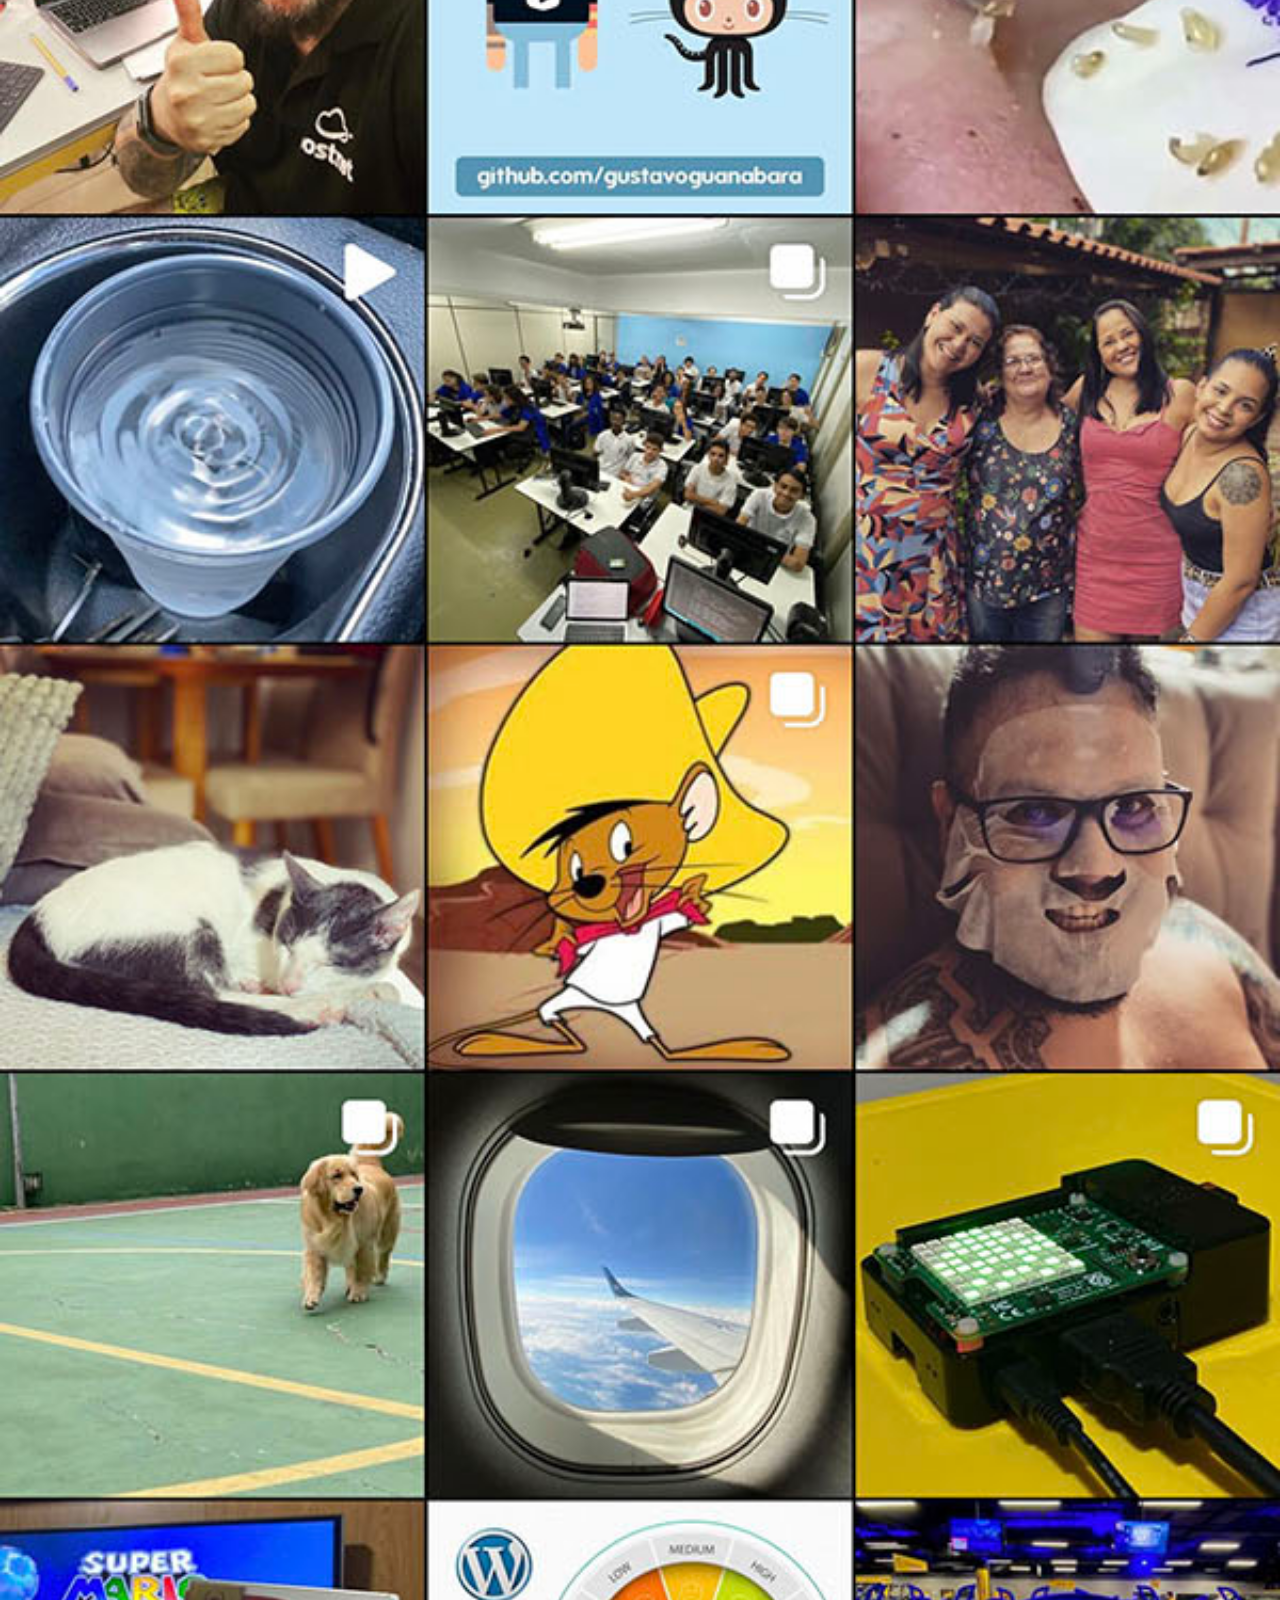
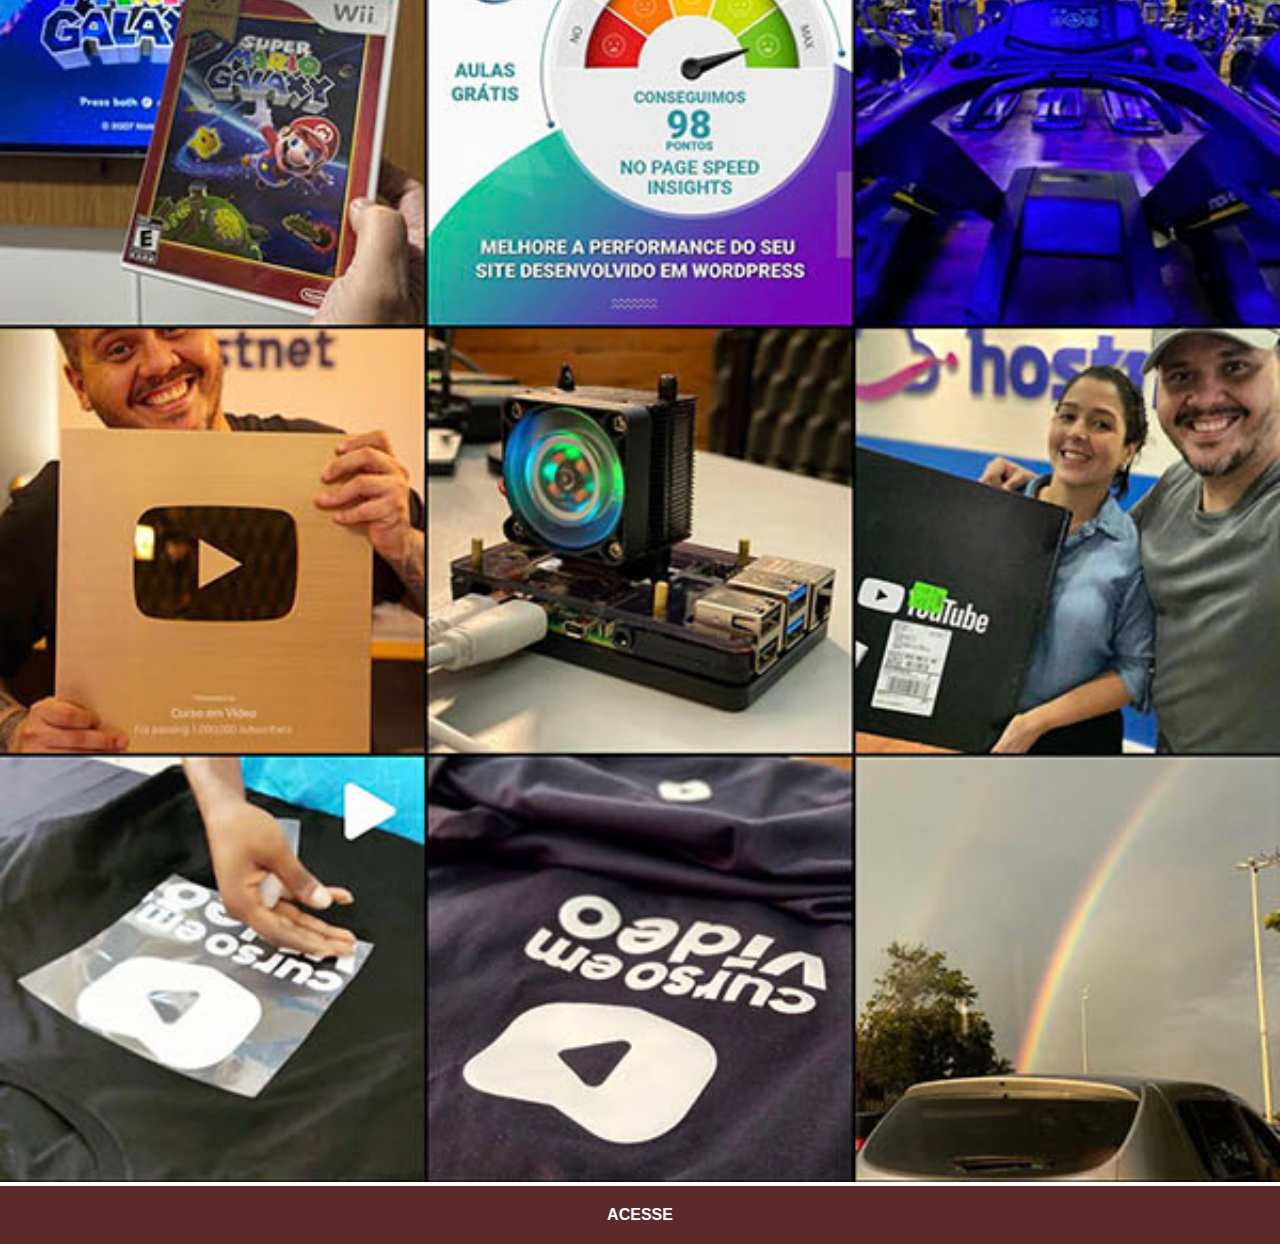
<file: instagram.html>
<!DOCTYPE html>
<html lang="pt-br">
<head>
    <meta charset="UTF-8">
    <meta http-equiv="X-UA-Compatible" content="IE=edge">
    <meta name="viewport" content="width=device-width, initial-scale=1.0">
    <link rel="stylesheet" href="redes.css">
    <title>youtube</title>
    
</head>
<body>
    <img src="imagens/tela-instagram.jpg" alt="instagram">
    <a href="https://www.instagram.com/gustavoguanabara/" target="_blank">ACESSE</a>
</body>
</html>
</file>
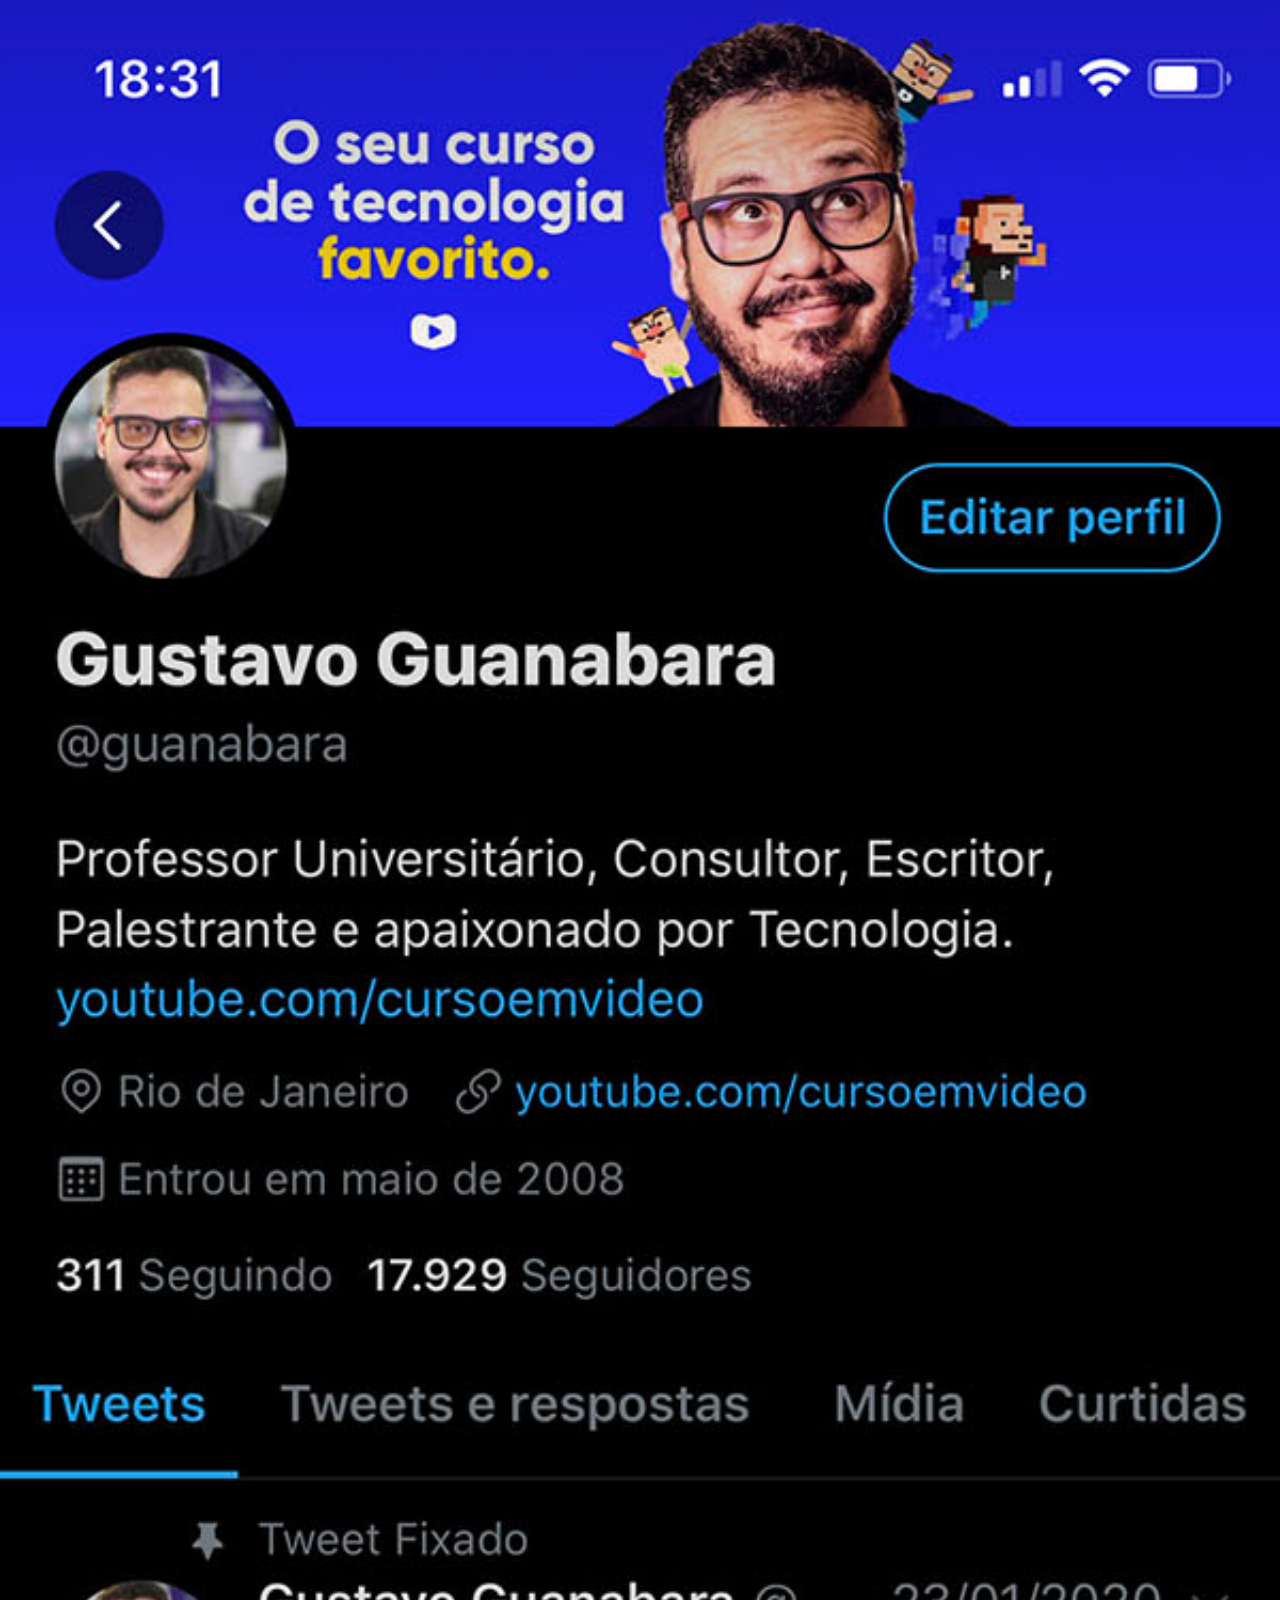
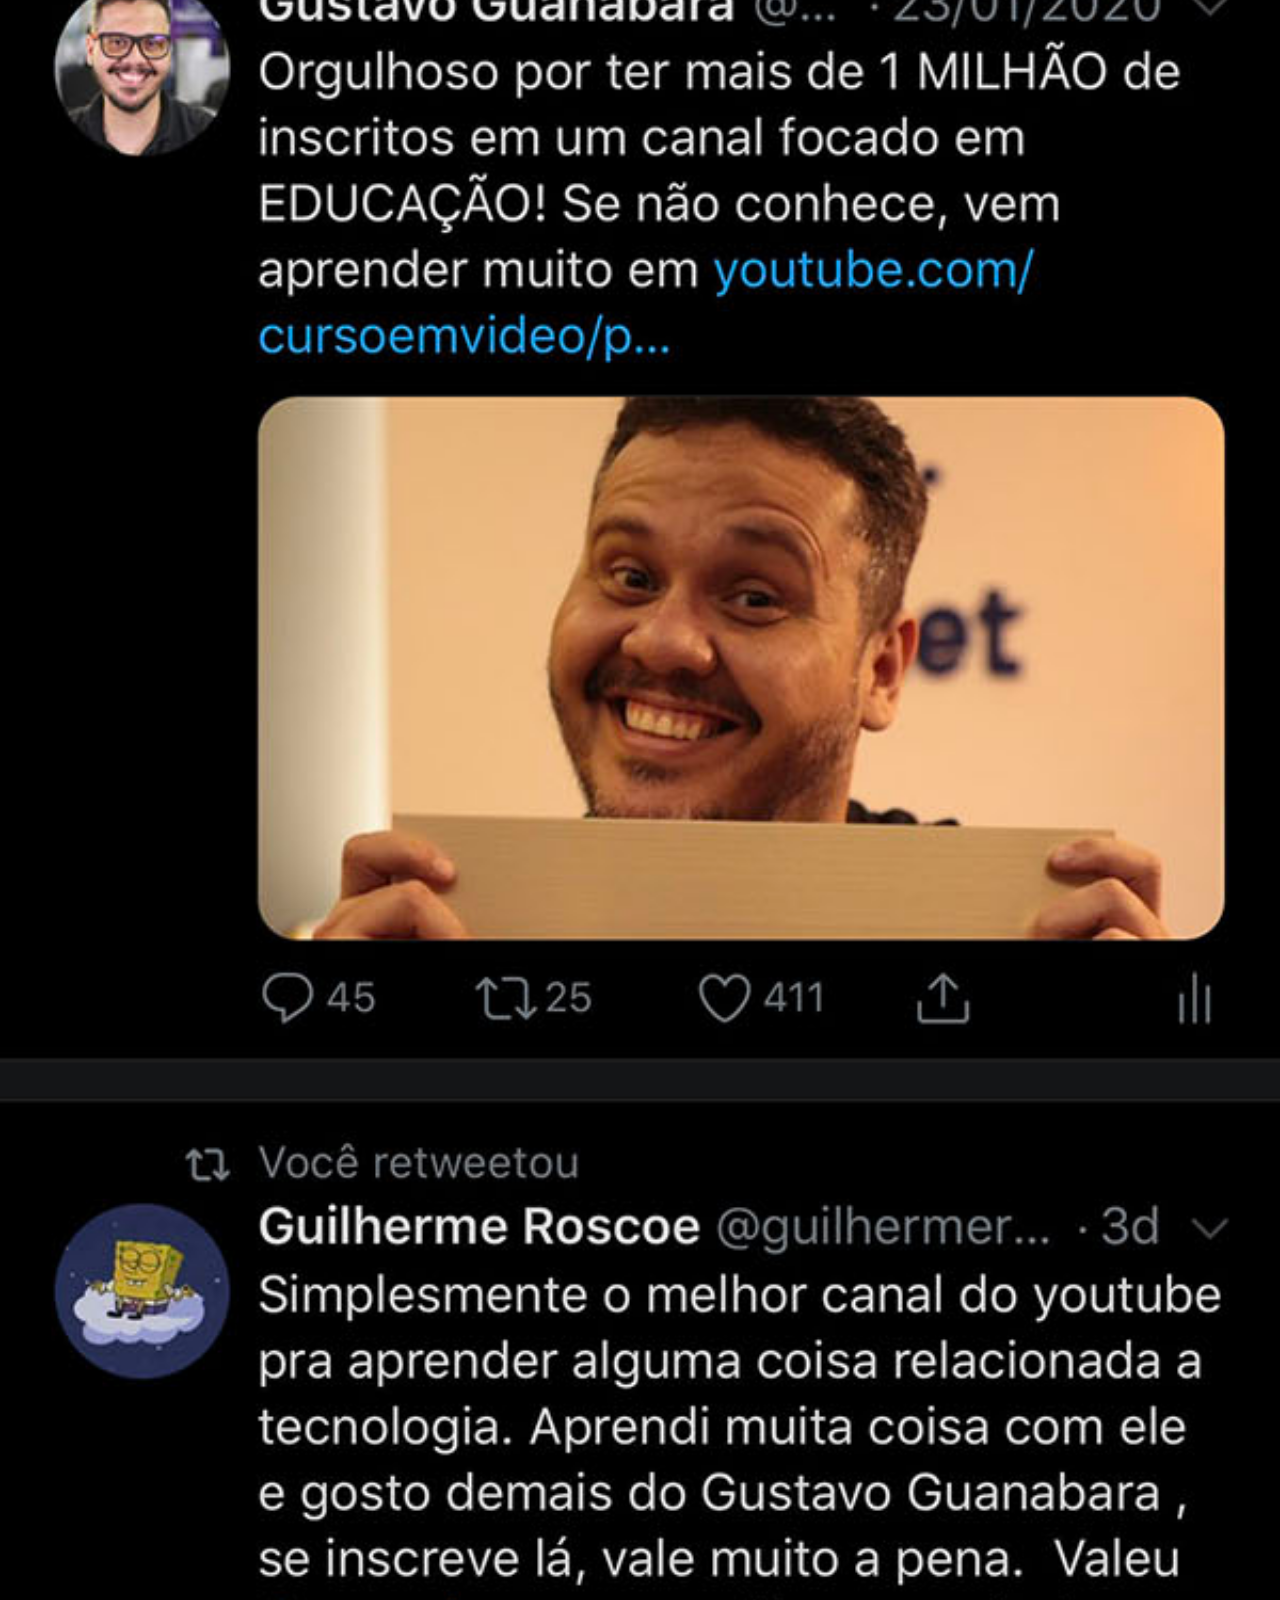
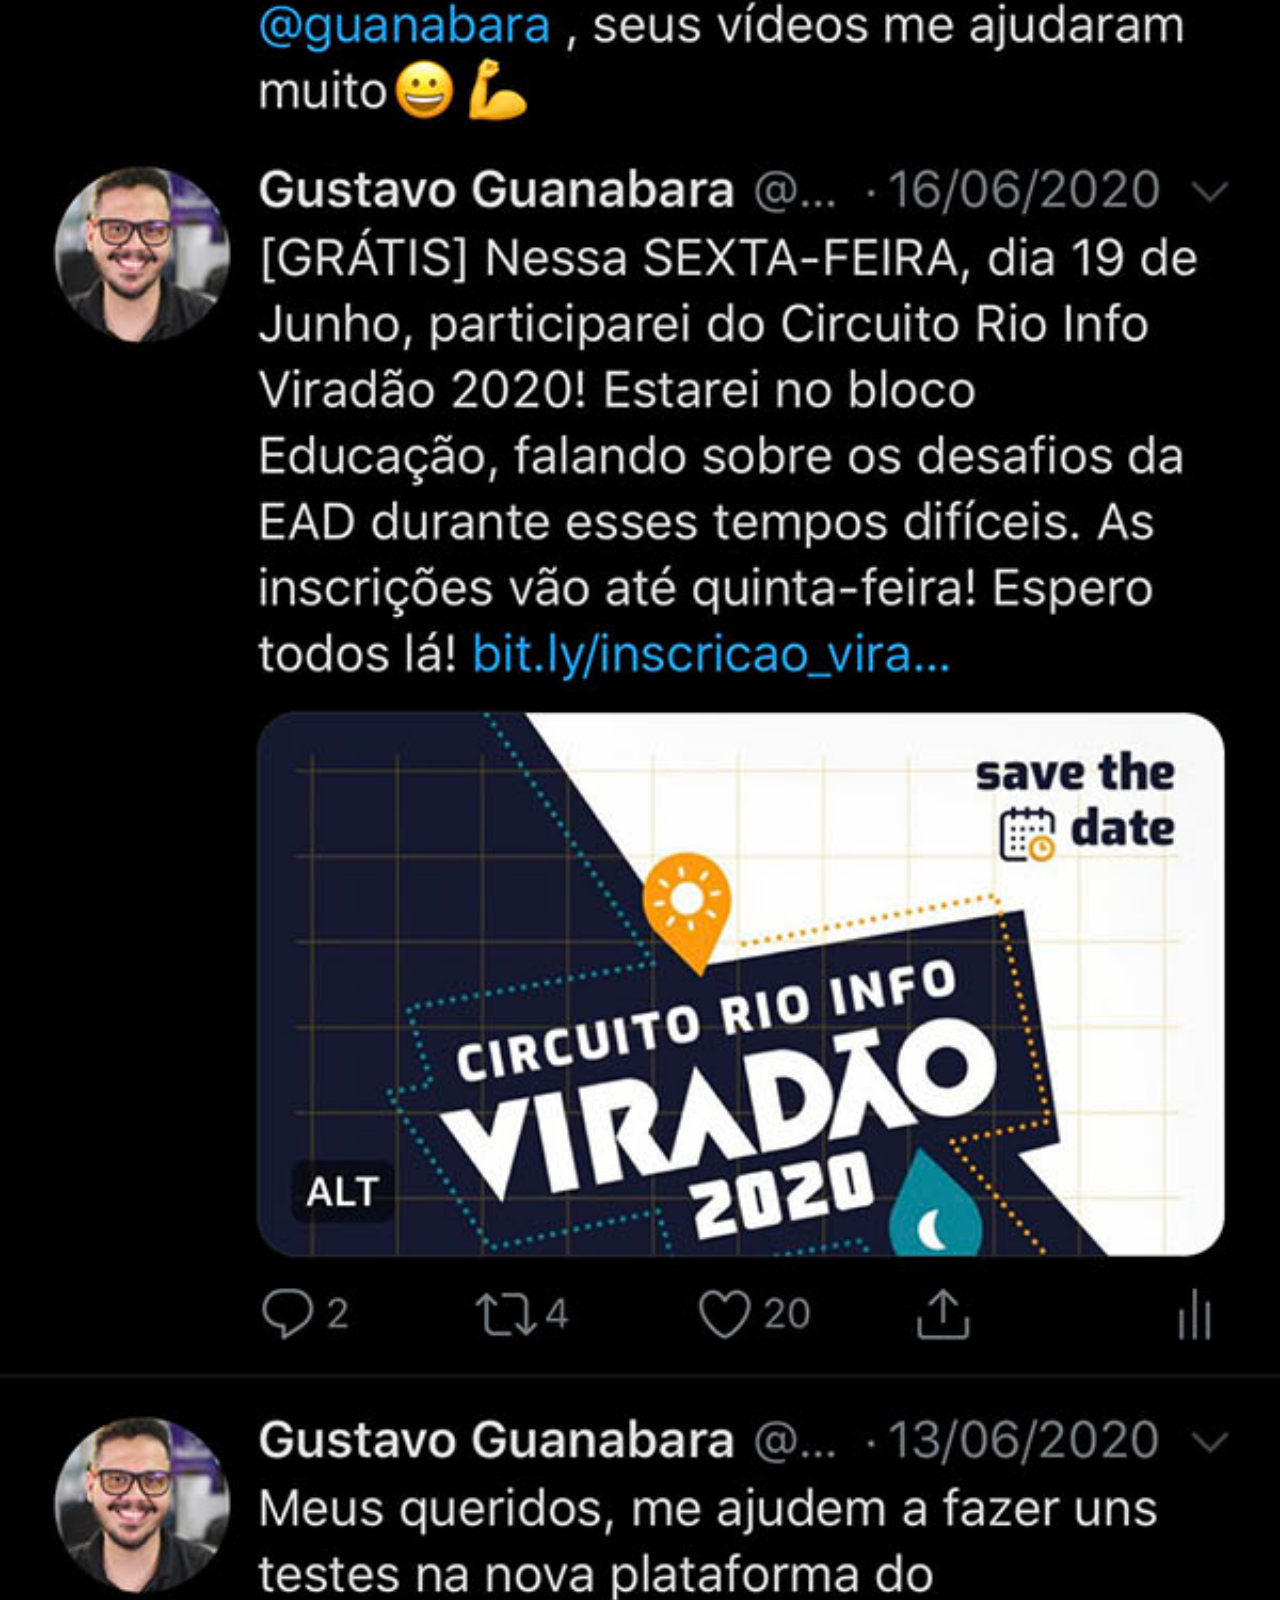
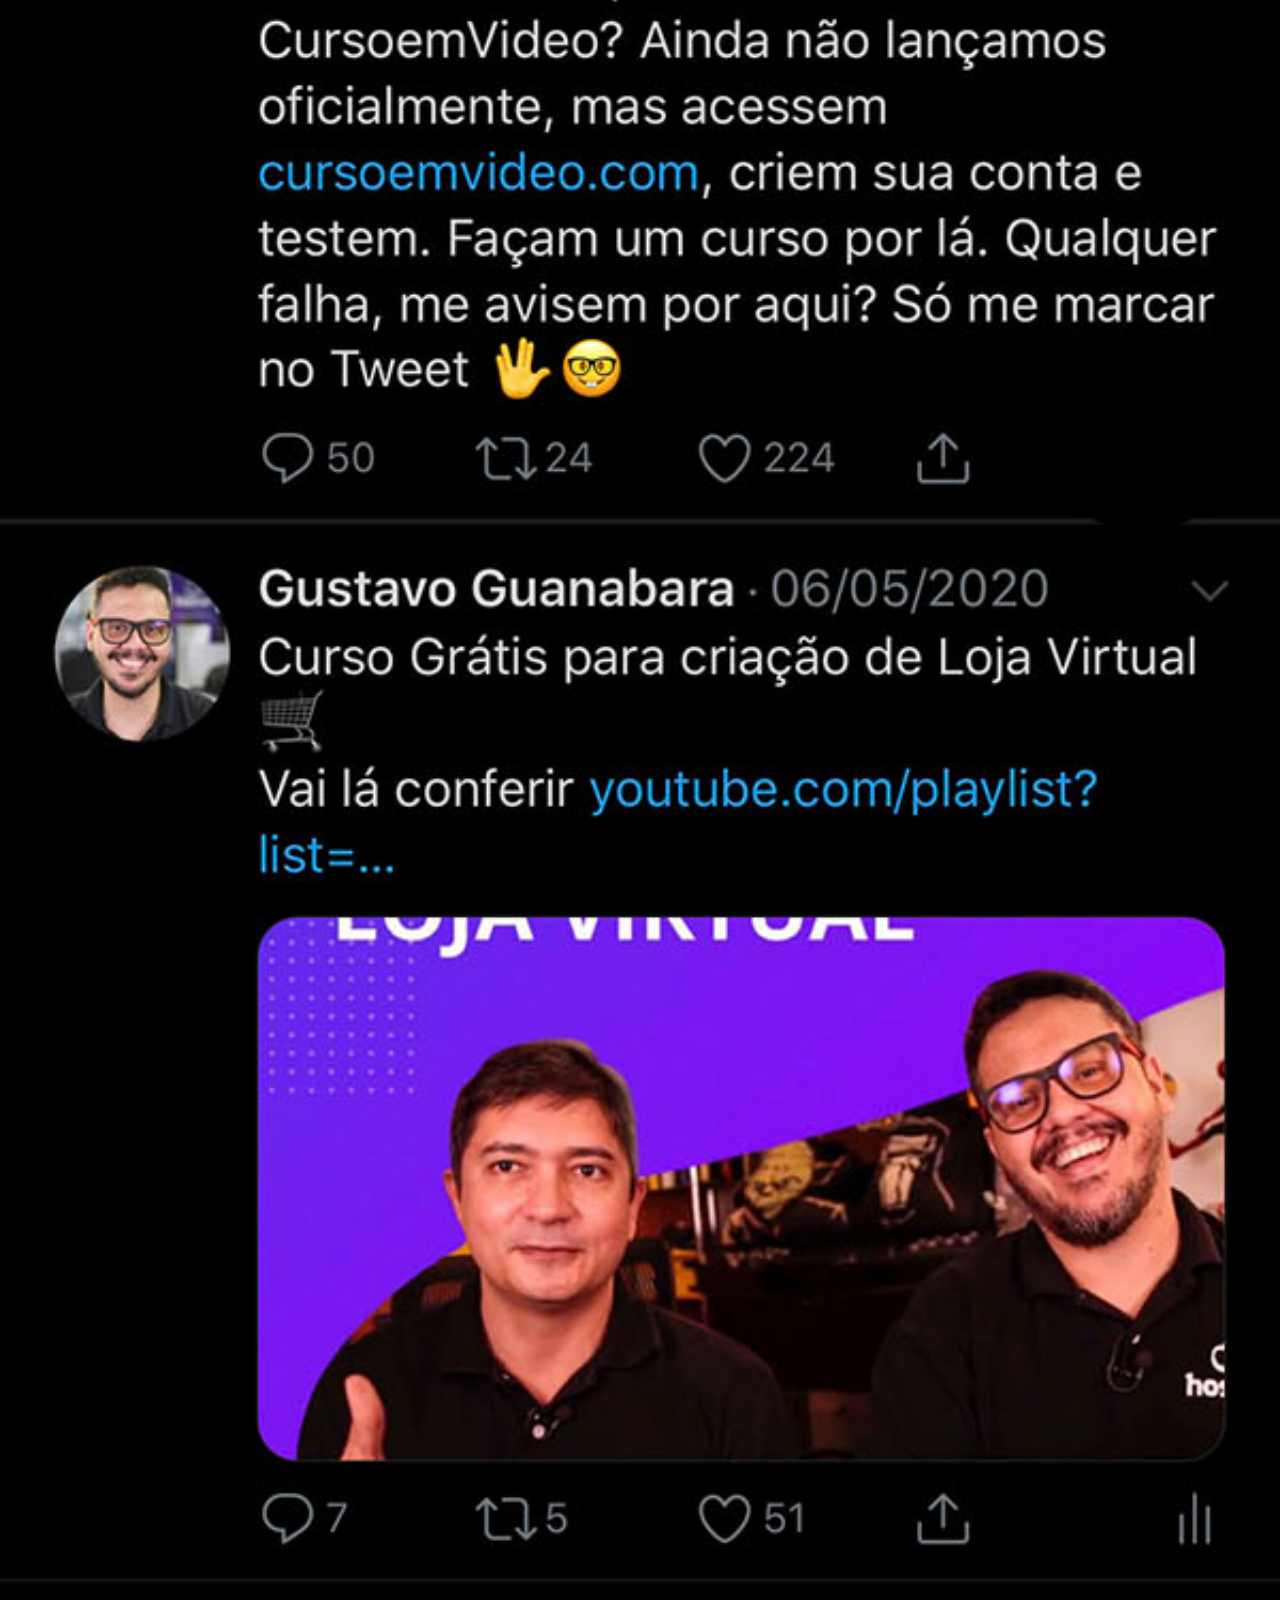
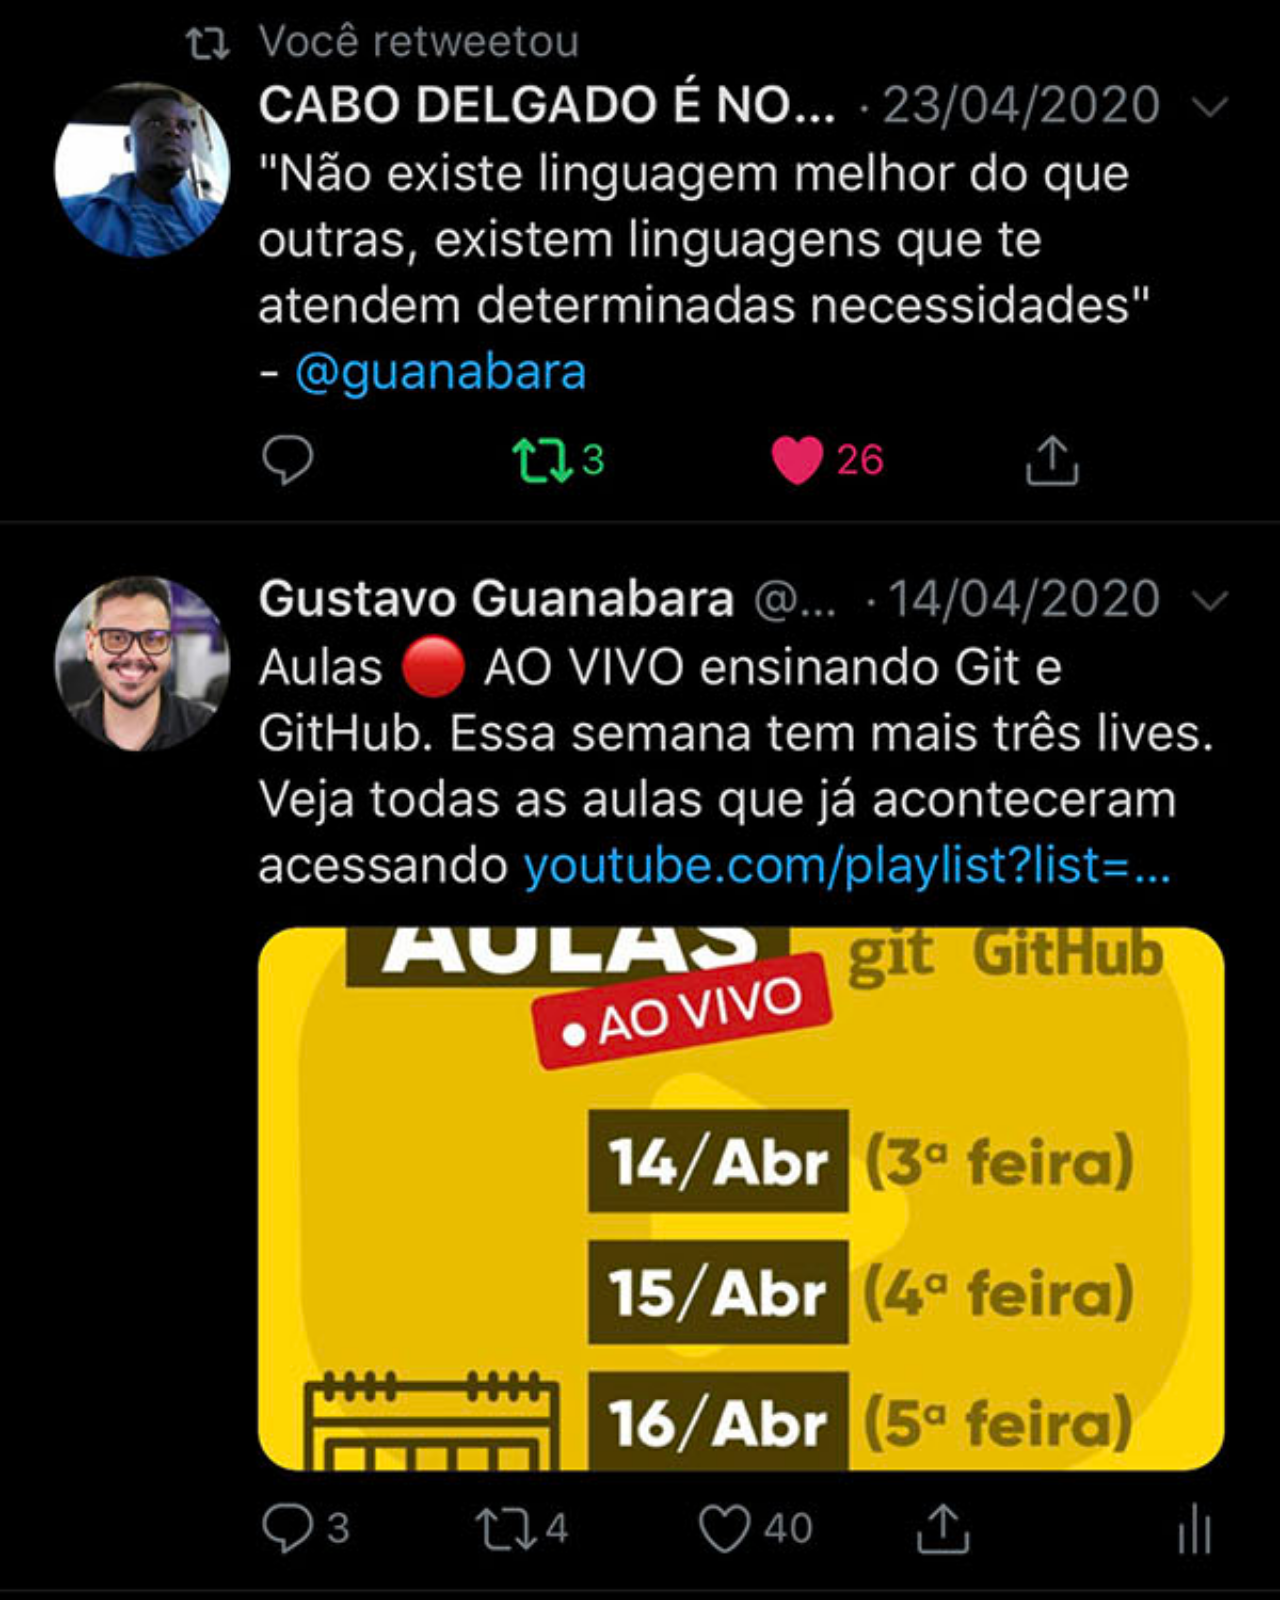
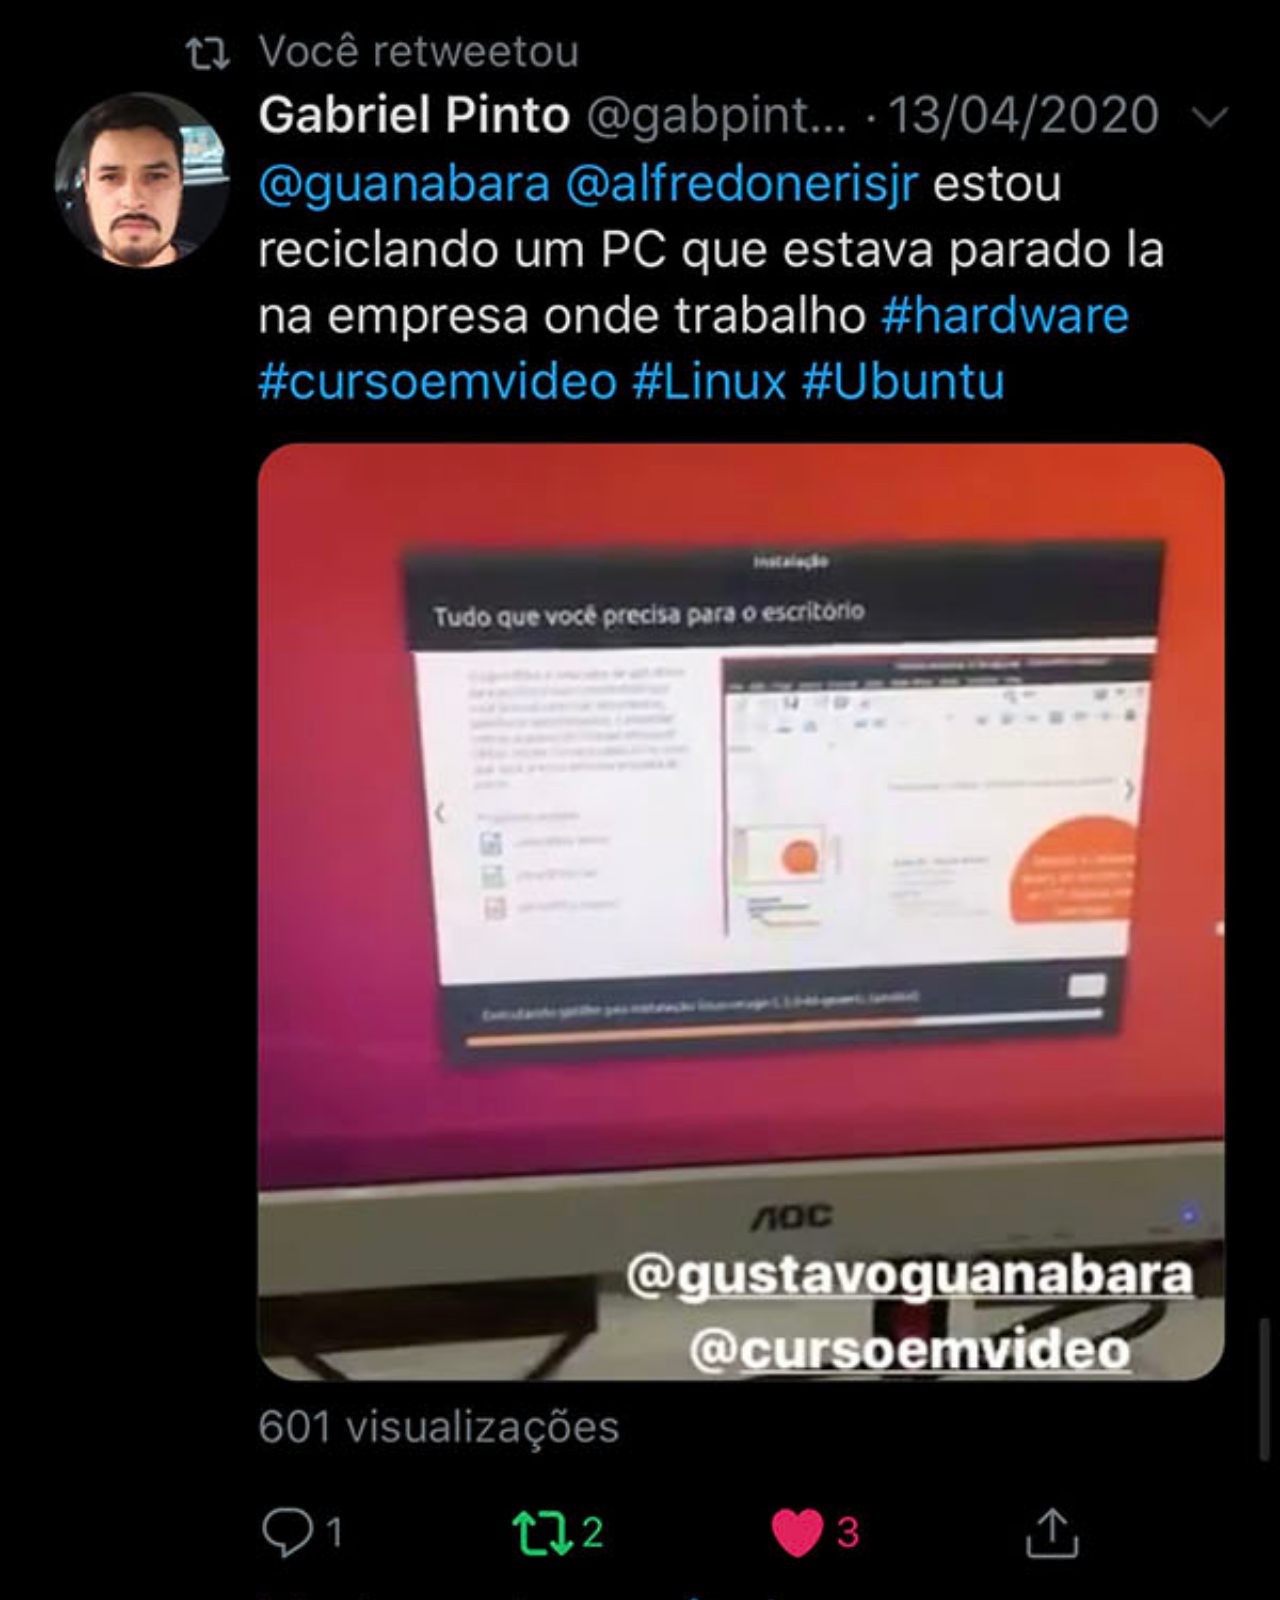
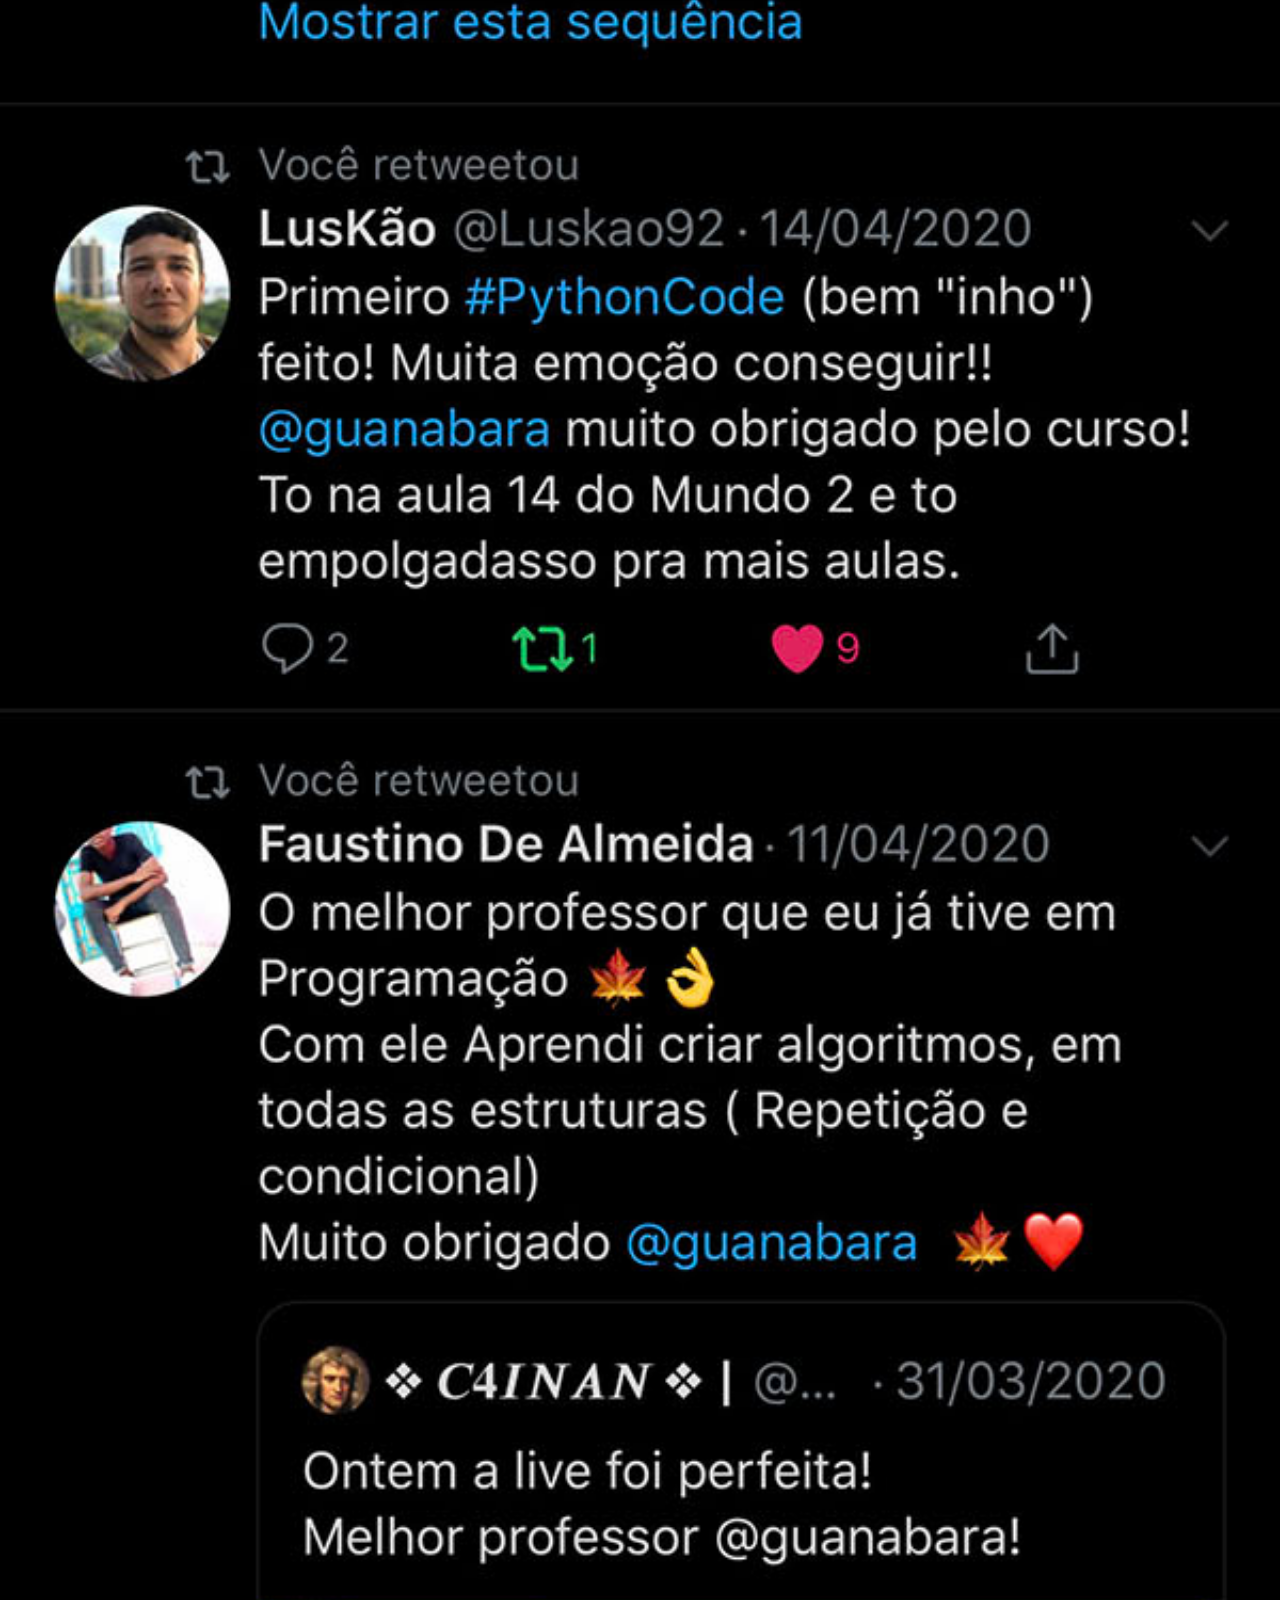
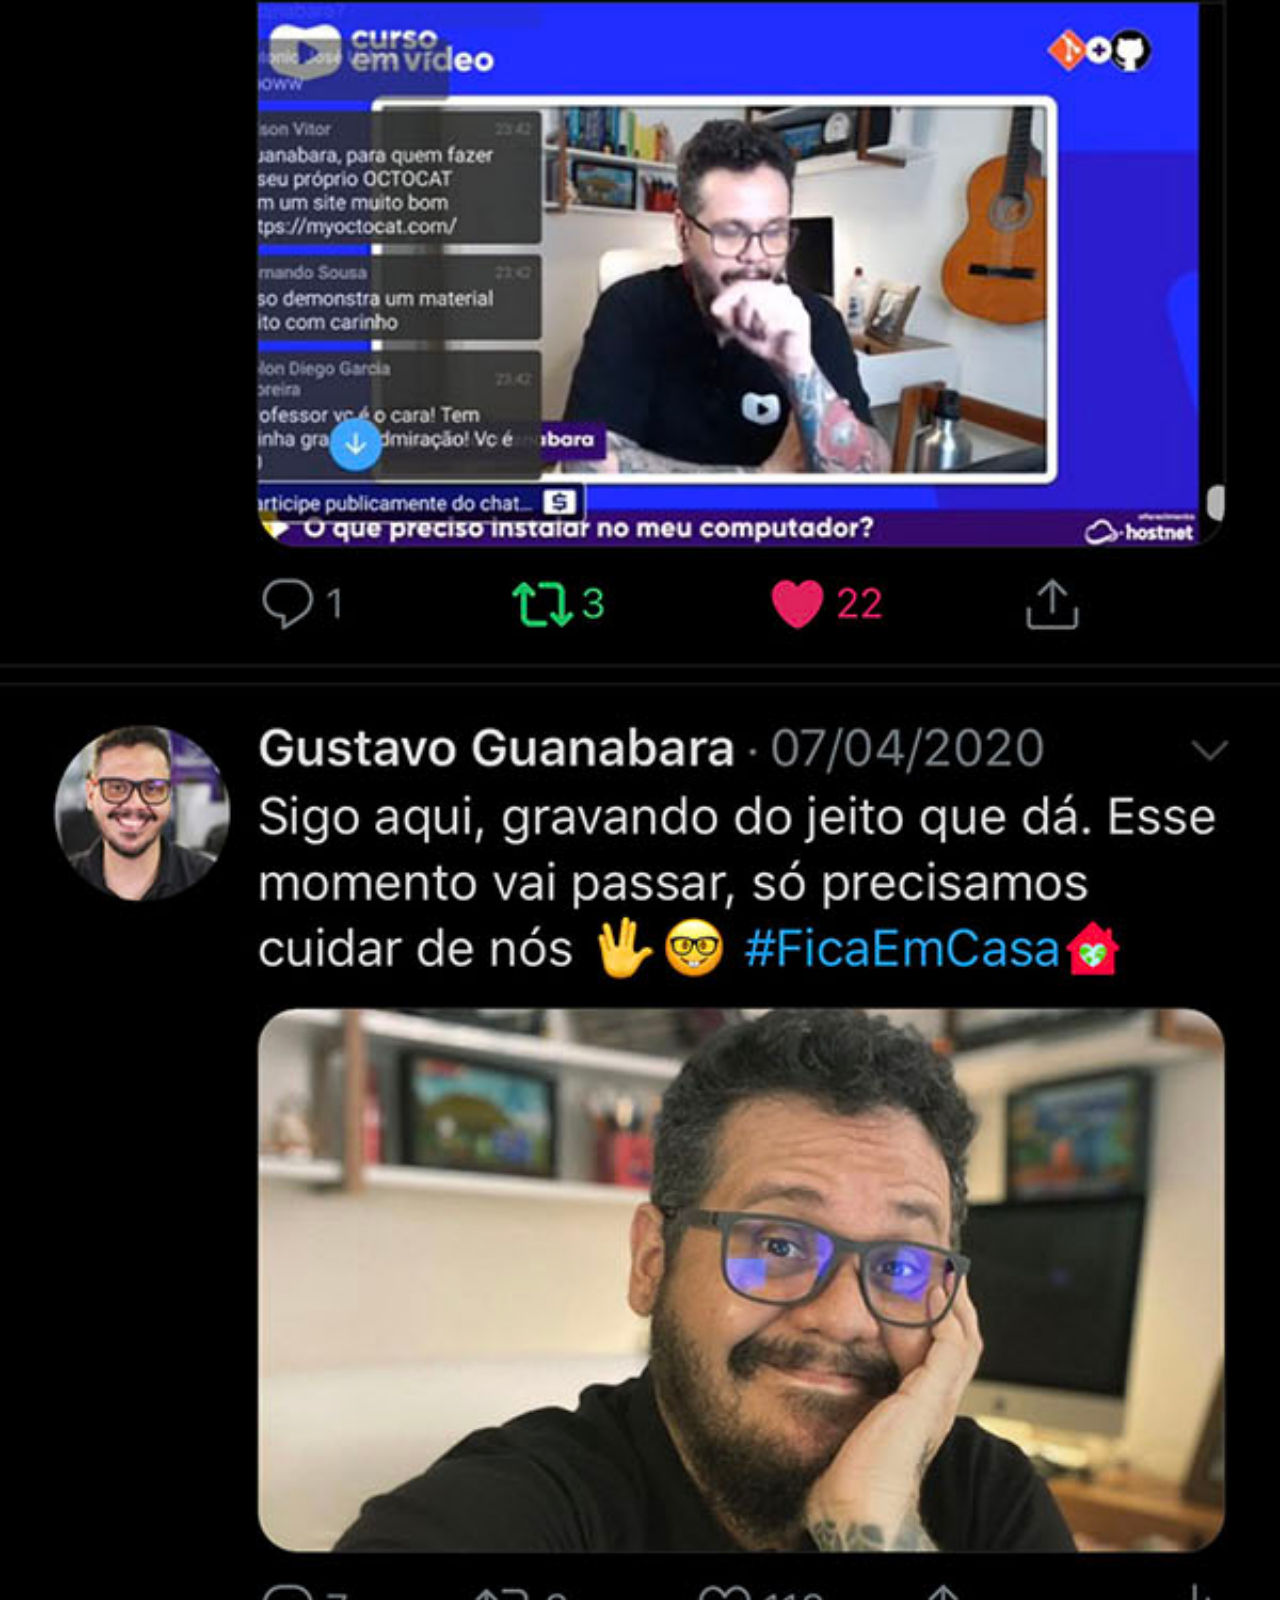
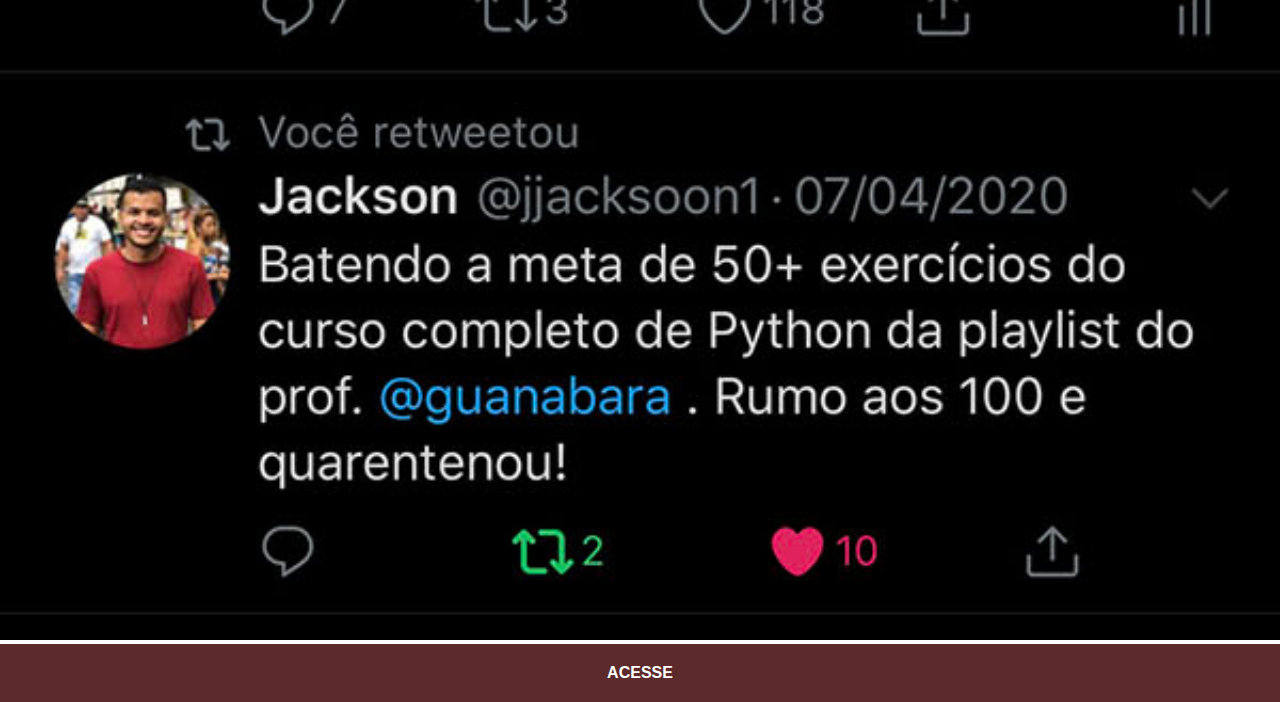
<file: twitter.html>
<!DOCTYPE html>
<html lang="pt-br">
<head>
    <meta charset="UTF-8">
    <meta http-equiv="X-UA-Compatible" content="IE=edge">
    <meta name="viewport" content="width=device-width, initial-scale=1.0">
    <link rel="stylesheet" href="redes.css">
    <title>youtube</title>
    
</head>
<body>
    <img src="imagens/tela-twitter.jpg" alt="twitter">
    <a href="https://twitter.com/guanabara" target="_blank">ACESSE</a>
</body>
</html>
</file>
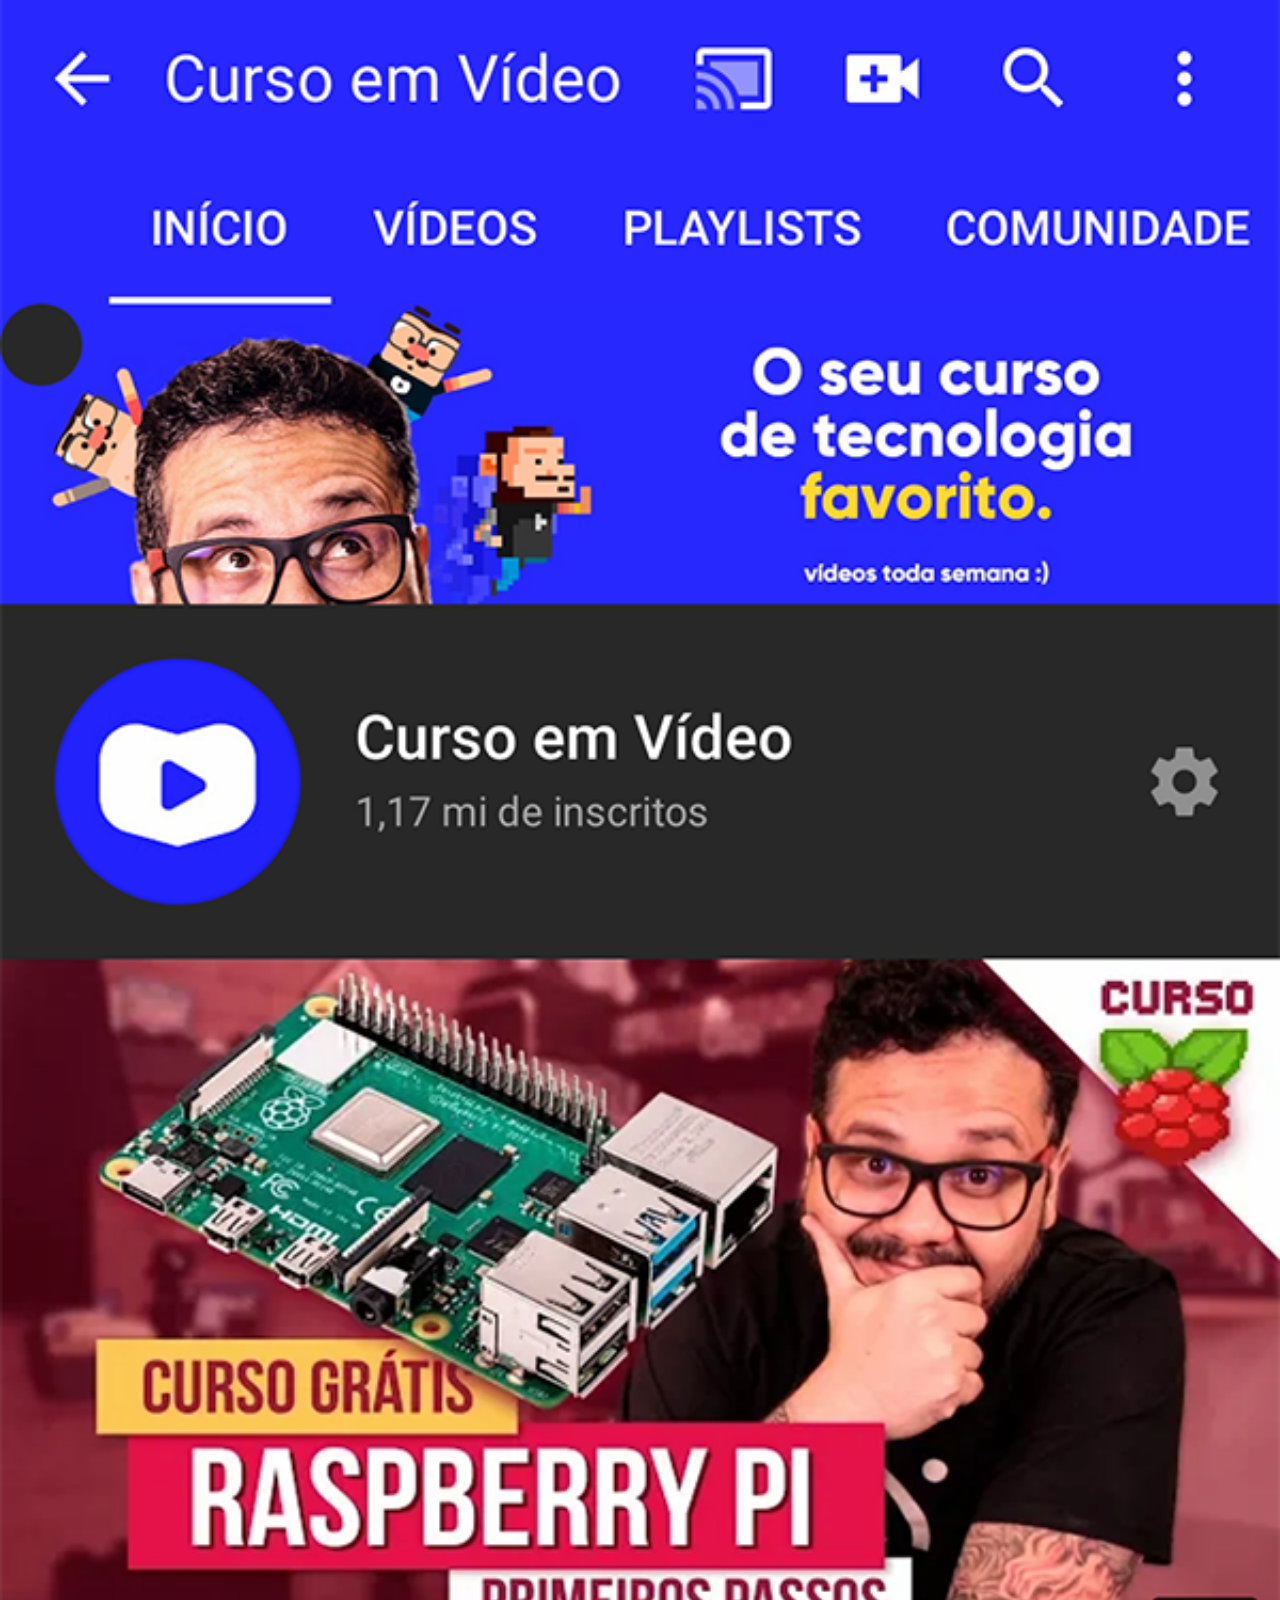
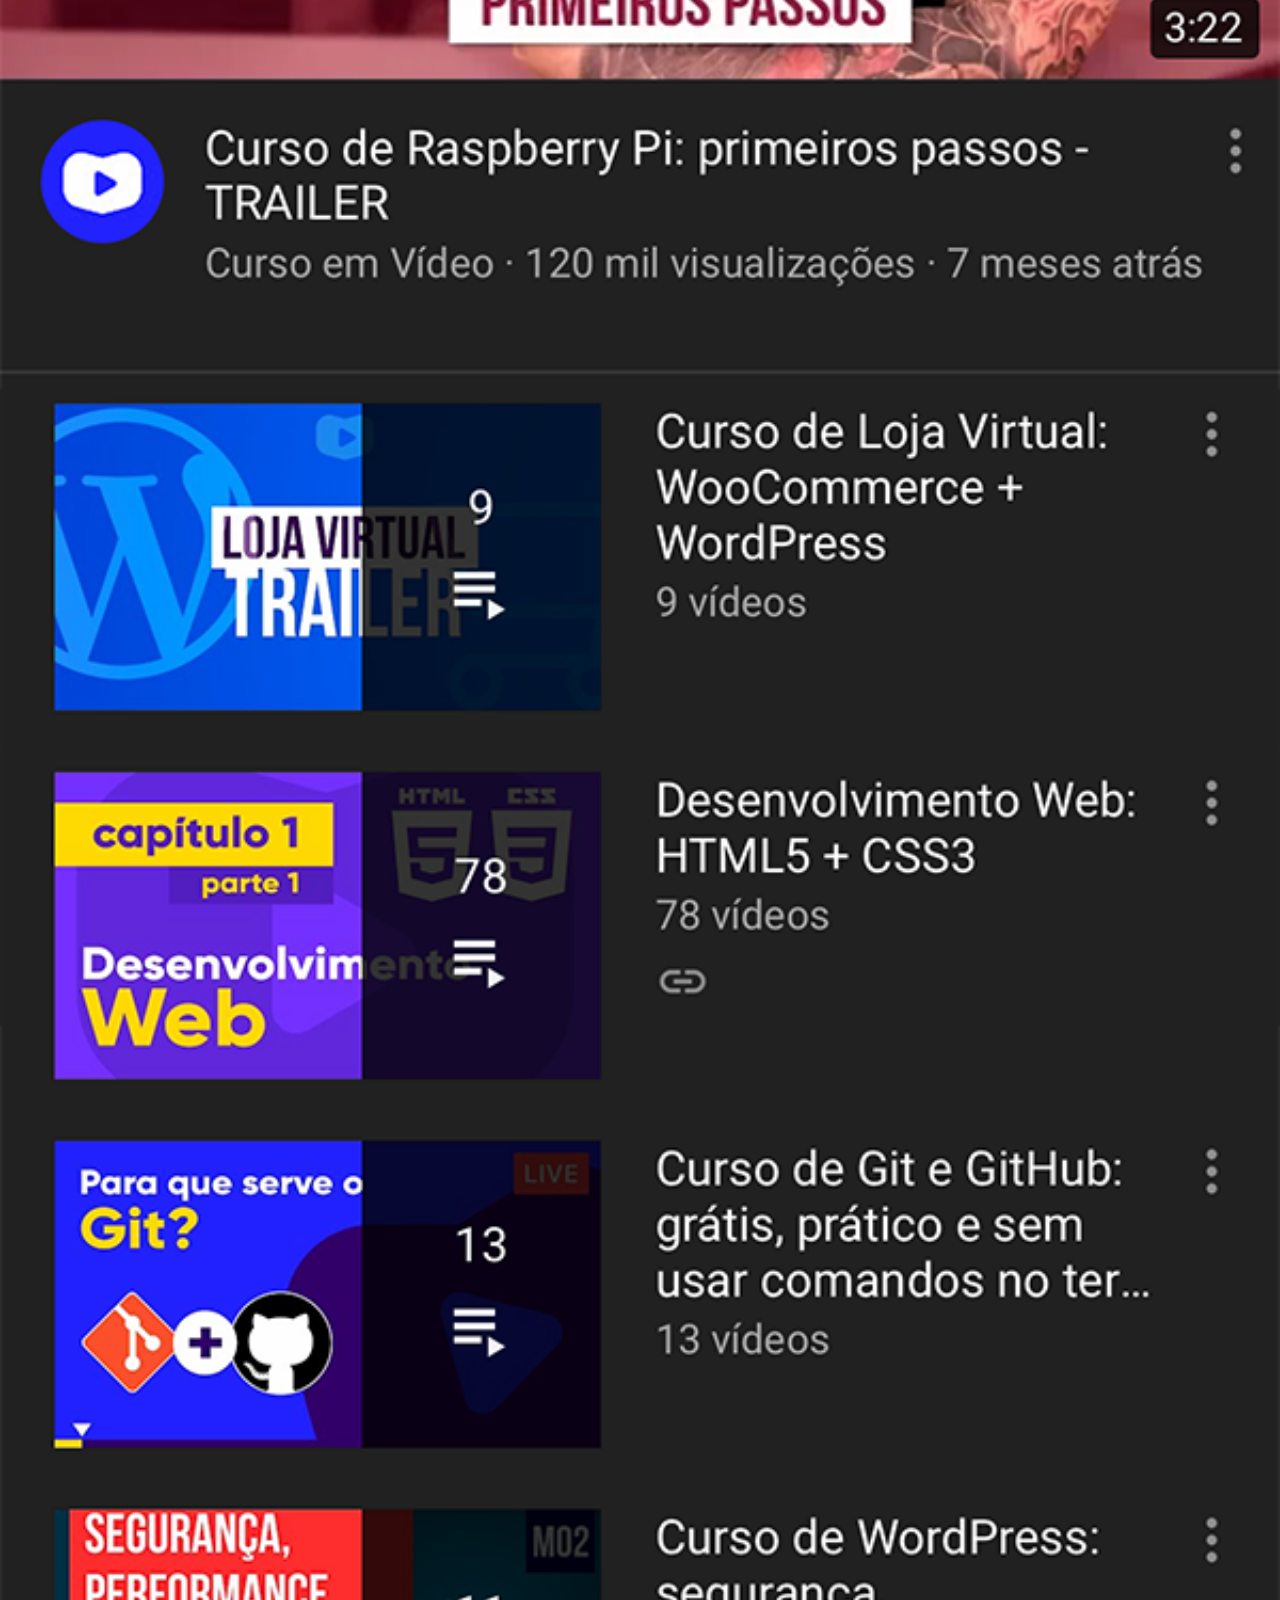
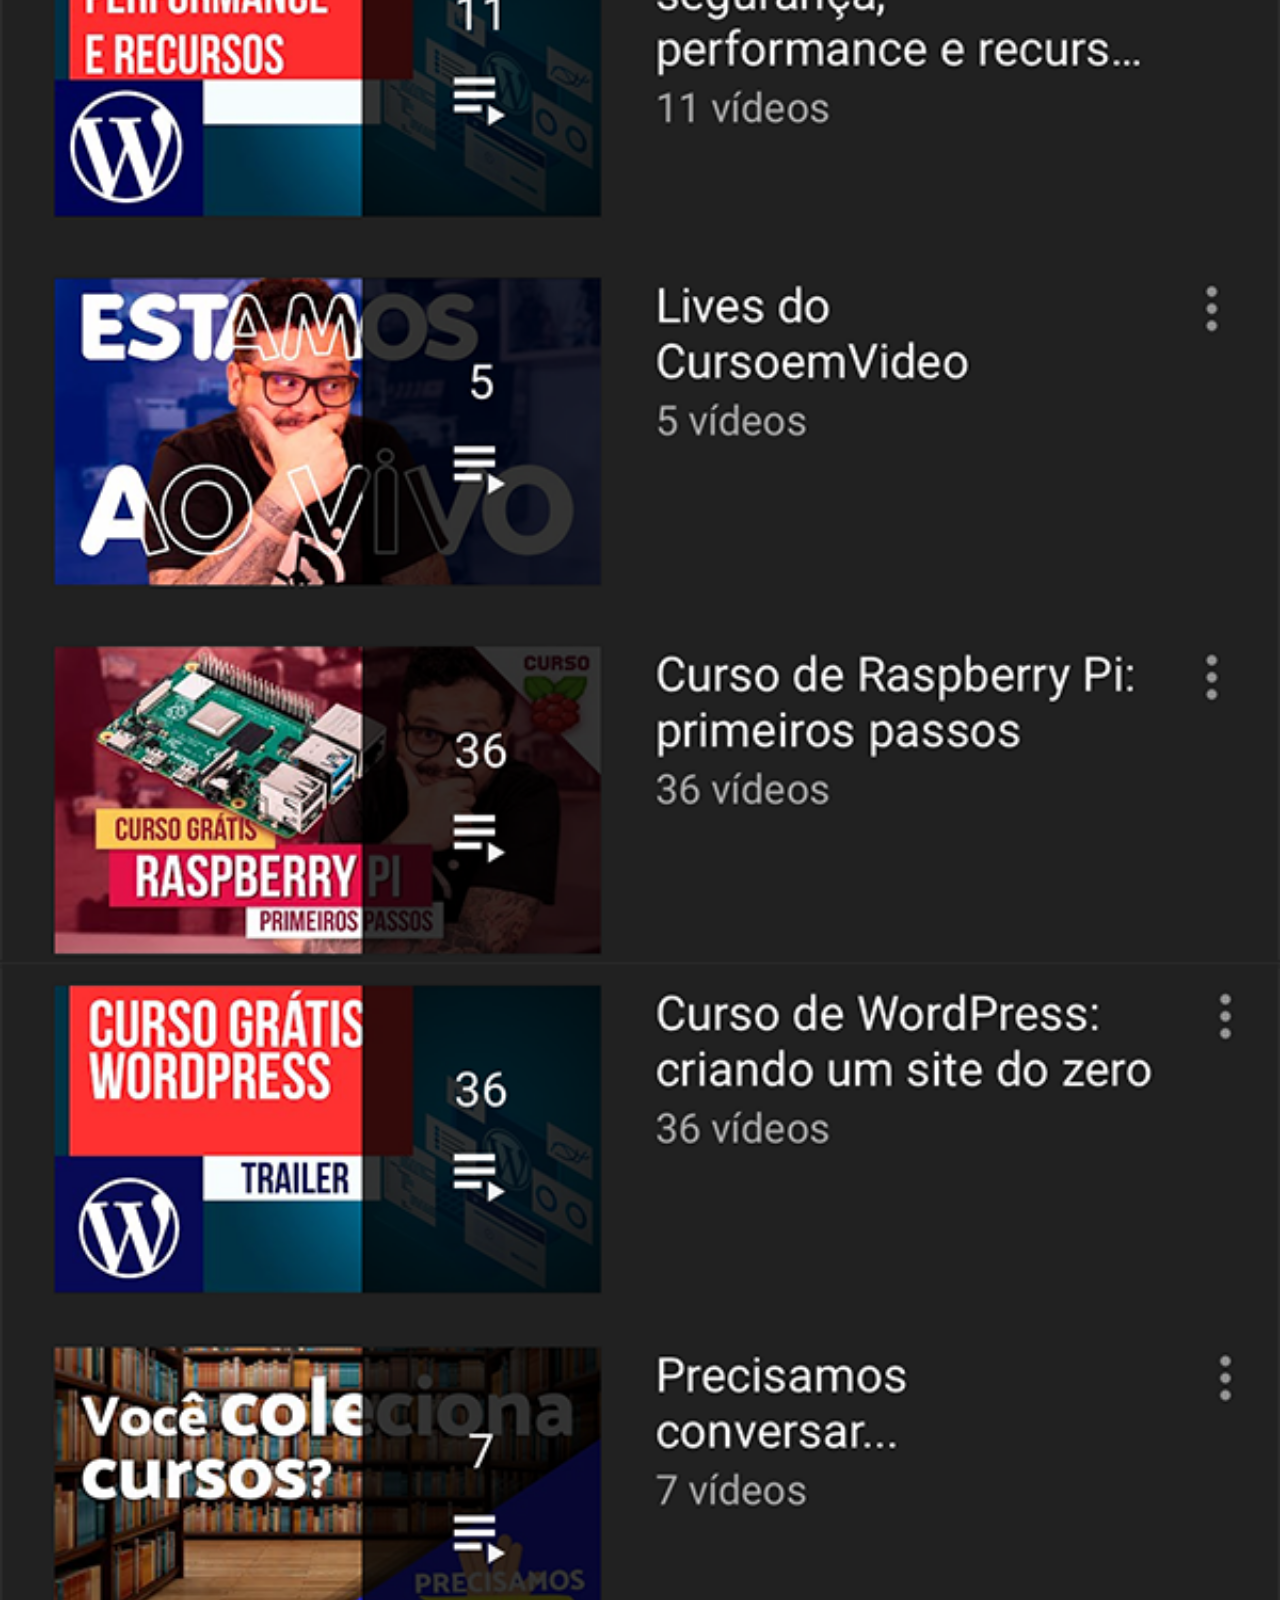
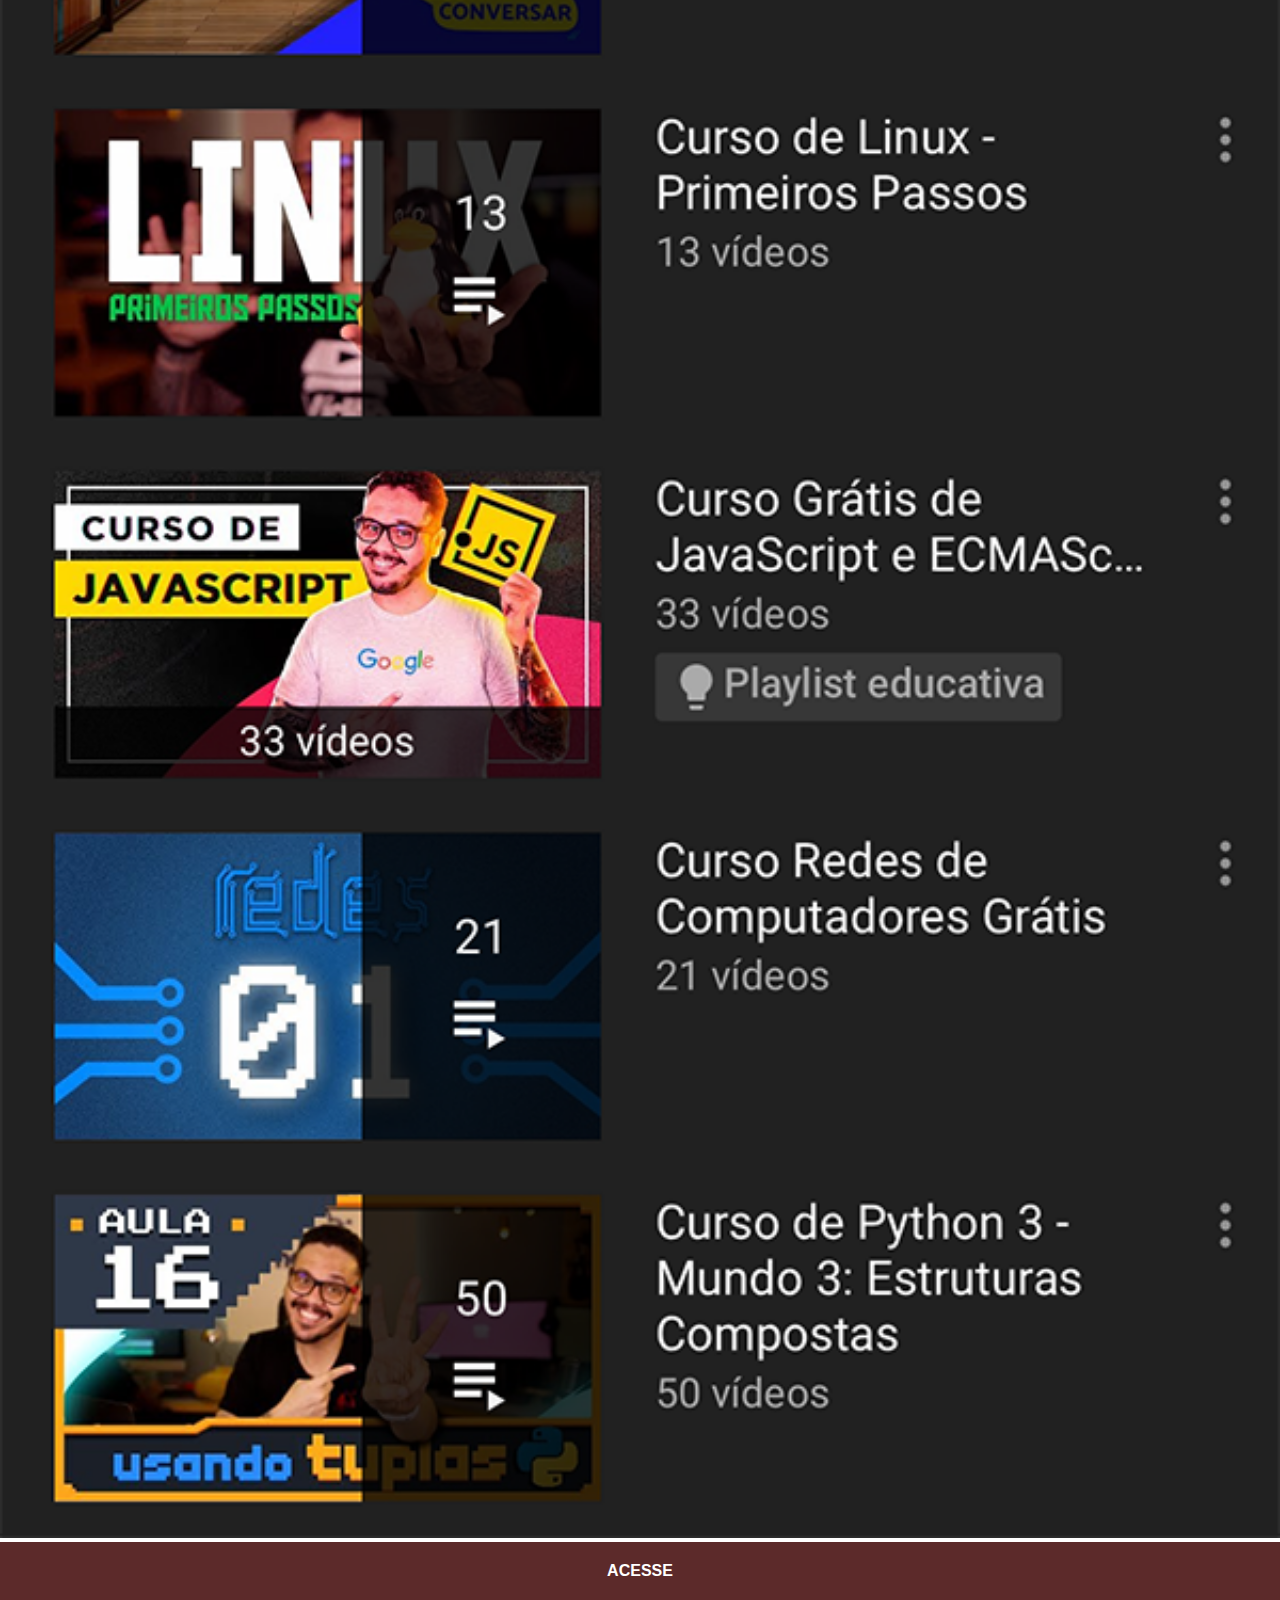
<file: youtube.html>
<!DOCTYPE html>
<html lang="pt-br">
<head>
    <meta charset="UTF-8">
    <meta http-equiv="X-UA-Compatible" content="IE=edge">
    <meta name="viewport" content="width=device-width, initial-scale=1.0">
    <link rel="stylesheet" href="redes.css">
    <title>youtube</title>
    
</head>
<body>
    <img src="imagens/tela-youtube.png" alt="youtube">
    <a href="https://www.youtube.com/@CursoemVideo/playlists" target="_blank">ACESSE</a>
</body>
</html>
</file>
<file: style.css>
@charset "UTF-8";

*{
    margin: 0px;
    padding: 0px;
}


html, body{
    width: 100vw;
    height: 100vh;
}

main{
    background-image: url(imagens/fundo-madeira.jpg);
    background-size: cover;
    background-repeat: no-repeat;
    position: relative;
    width: 100vw;
    height: 100vh;
}

#iphone{
    background: url(imagens/frame-iphone.png);
    position: absolute;
    width: 311px;
    height: 627px;
    top: 50%;
    left: 50%;
    transform: translate(-50%, -50%);
    border-radius: 10%;
}


#tela{
    position: relative;
    top: 80px;
    left: 22px;
    width: 267px;
    height: 471px;
    border-radius: 2.5px;
}   


#redes{
    text-align: right;
}


#redes > a > img{
    border-radius: 50%;
    width: 50px;
    margin: 10px;
    box-shadow: 0px 0px 15px rgba(255, 255, 255, 0.678);
    box-sizing: border-box;
}
    
#redes > a > img:hover{
    border-style: solid;
    border-width: 2px;
    color: white;
    box-shadow: 0px 0px 15px rgb(255, 255, 255);
    transform: translate(-5px,-5px);
    transition: transform 0.5s;
}
</file>
<file: redes.css>
@charset "UTF-8";

*{
    margin: 0px;
    padding: 0px;
    font-family: Arial, Helvetica, sans-serif;
}

::-webkit-scrollbar{
    width: 0px;
    height: 0px;
}

img{
    width: 100vw;
}

a{
    background-color: rgb(92, 42, 42);
    display: block;
    text-align: center;
    padding: 20px;
    text-decoration: none;
    color: white;
    font-weight: bolder;
}

a:hover{
    text-decoration: none;
    background-color: rgb(255, 0, 0);
}
</file>
